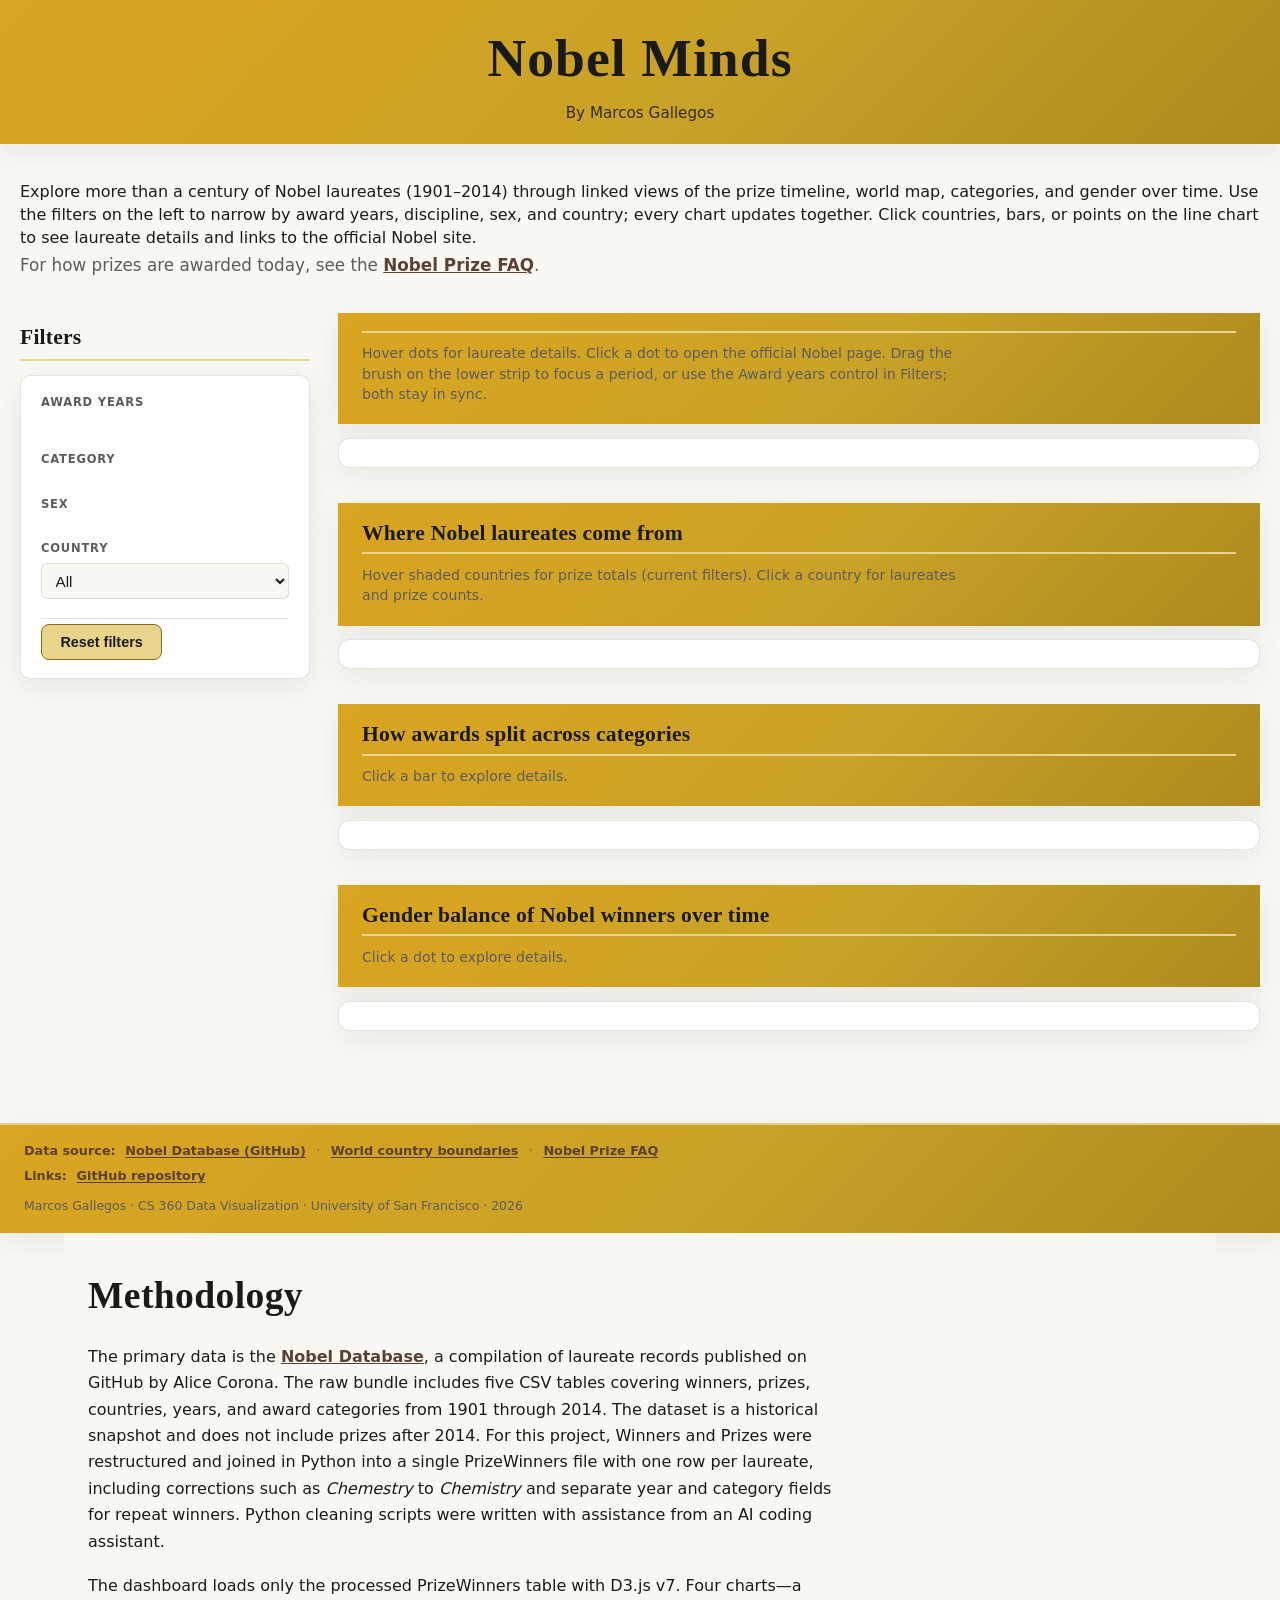
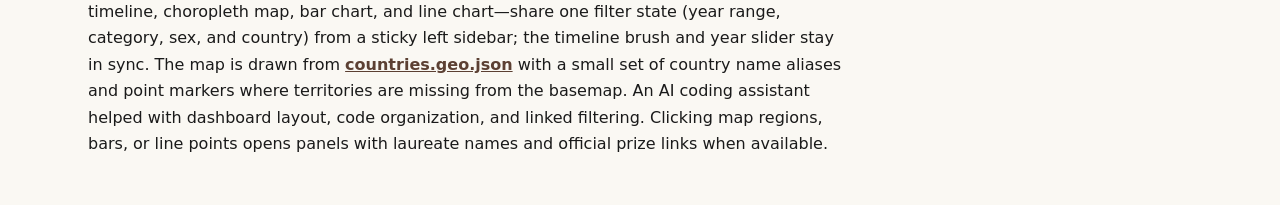
<file: index.html>
<!doctype html>
<html lang="en">

<head>
  <meta charset="UTF-8" />
  <meta name="viewport" content="width=device-width, initial-scale=1" />
  <title>Nobel Minds</title>
  <script src="https://d3js.org/d3.v7.min.js"></script>
  <link rel="stylesheet" href="css/main.css" />
</head>

<body>
  <header>
    <h1>Nobel Minds</h1>
    <p class="byline">By Marcos Gallegos</p>
  </header>
  <main>
    <section class="intro-welcome" aria-label="About this project">
      <p class="intro-lead">
        Explore more than a century of Nobel laureates (1901–2014) through linked views of the prize timeline, world
        map, categories, and gender over time. Use the filters on the left to narrow by award years, discipline, sex,
        and country; every chart updates together. Click countries, bars, or points on the line chart to see laureate
        details and links to the official Nobel site.
      </p>
      <p class="intro-resource">
        For how prizes are awarded today, see the
        <a href="https://www.nobelprize.org/frequently-asked-questions/">Nobel Prize FAQ</a>.
      </p>
    </section>
    <div class="dashboard-layout">
      <aside class="filters-sidebar">
        <section aria-labelledby="filters-heading">
          <h2 id="filters-heading">Filters</h2>
          <form id="global-filters">
            <div class="filter-field filter-field-year-range">
              <div id="year-range-label" class="filter-bubbles-legend">Award years</div>
              <div id="year-range-readout" class="year-range-readout" aria-live="polite"></div>
              <div id="year-range-slider" class="year-range-slider" role="group" aria-labelledby="year-range-label">
              </div>
            </div>
            <div class="filter-field filter-field-bubbles" role="group" aria-labelledby="category-bubbles-label">
              <div id="category-bubbles-label" class="filter-bubbles-legend">Category</div>
              <div id="category-bubbles" class="filter-bubbles"></div>
            </div>
            <div class="filter-field filter-field-bubbles" role="group" aria-labelledby="sex-bubbles-label">
              <div id="sex-bubbles-label" class="filter-bubbles-legend">Sex</div>
              <div id="sex-bubbles" class="filter-bubbles"></div>
            </div>
            <div class="filter-field">
              <label for="country-filter">Country</label>
              <select id="country-filter" name="country">
                <option value="All">All</option>
              </select>
            </div>
            <div class="filter-actions">
              <button type="button" id="reset-filters">Reset filters</button>
            </div>
          </form>
        </section>
      </aside>
      <div class="charts-column">
        <section aria-labelledby="timeline-chart-heading">
          <header class="chart-section-header">
            <h2 id="timeline-chart-heading" aria-live="polite"></h2>
            <p class="chart-helper">Hover dots for laureate details. Click a dot to open the official Nobel page. Drag
              the
              brush on the lower strip to focus a period, or use the Award years control in Filters; both stay in sync.
            </p>
          </header>
          <div id="timeline-chart" class="chart-wrap" role="img" aria-label="Timeline"></div>
          <div id="timeline-tooltip" class="tooltip chart-tooltip"></div>
          <div id="timeline-brush-tooltip" class="tooltip chart-tooltip"></div>
          <div id="timeline-ww2-tooltip" class="tooltip chart-tooltip" role="tooltip"></div>
        </section>
        <section aria-labelledby="map-chart-heading">
          <header class="chart-section-header">
            <h2 id="map-chart-heading">Where Nobel laureates come from</h2>
            <p class="chart-helper">Hover shaded countries for prize totals (current filters). Click a country for
              laureates and prize counts.</p>
          </header>
          <div id="map-chart" class="chart-wrap" role="img" aria-label="Map"></div>
          <div id="map-tooltip" class="tooltip chart-tooltip"></div>
          <aside id="map-country-detail" class="map-country-panel" hidden aria-live="polite">
            <div class="map-detail-header">
              <h3 class="map-detail-title" id="map-detail-title"></h3>
              <button type="button" class="map-detail-close" id="map-detail-close"
                aria-label="Close country details">Close</button>
            </div>
            <p class="map-detail-summary" id="map-detail-summary"></p>
            <ul class="map-detail-list" id="map-detail-list" hidden></ul>
            <p class="map-detail-empty" id="map-detail-empty" hidden></p>
          </aside>
        </section>
        <section aria-labelledby="bar-chart-heading">
          <header class="chart-section-header">
            <h2 id="bar-chart-heading">How awards split across categories</h2>
            <p class="chart-helper">Click a bar to explore details.</p>
          </header>
          <div id="chart" class="chart-wrap" role="img" aria-label="Bar chart"></div>
          <div id="tooltip" class="tooltip chart-tooltip"></div>
          <aside id="bar-category-detail" class="map-country-panel chart-detail-panel" hidden aria-live="polite">
            <div class="map-detail-header">
              <h3 class="map-detail-title" id="bar-detail-title"></h3>
              <button type="button" class="map-detail-close" id="bar-detail-close"
                aria-label="Close category details">Close</button>
            </div>
            <p class="map-detail-summary" id="bar-detail-summary"></p>
            <ul class="map-detail-list" id="bar-detail-list" hidden></ul>
            <p class="map-detail-empty" id="bar-detail-empty" hidden></p>
          </aside>
        </section>
        <section aria-labelledby="line-chart-heading">
          <header class="chart-section-header">
            <h2 id="line-chart-heading">Gender balance of Nobel winners over time</h2>
            <p class="chart-helper">Click a dot to explore details.</p>
          </header>
          <div id="line-chart" class="chart-wrap" role="img" aria-label="Line chart"></div>
          <div id="line-tooltip" class="tooltip chart-tooltip"></div>
          <aside id="line-year-detail" class="map-country-panel chart-detail-panel" hidden aria-live="polite">
            <div class="map-detail-header">
              <h3 class="map-detail-title" id="line-detail-title"></h3>
              <button type="button" class="map-detail-close" id="line-detail-close"
                aria-label="Close year details">Close</button>
            </div>
            <p class="map-detail-summary" id="line-detail-summary"></p>
            <ul class="map-detail-list" id="line-detail-list" hidden></ul>
            <p class="map-detail-empty" id="line-detail-empty" hidden></p>
          </aside>
        </section>
      </div>
    </div>
  </main>

  <footer class="site-footer">
    <div class="site-meta-bar">
      <p class="site-meta-line">
        <span class="site-meta-label">Data source:</span>
        <a href="https://github.com/ali-ce/datasets/tree/master/Nobel-Database">Nobel Database (GitHub)</a>
        <span class="site-meta-sep" aria-hidden="true">·</span>
        <a href="https://github.com/johan/world.geo.json/blob/master/countries.geo.json">World country boundaries</a>
        <span class="site-meta-sep" aria-hidden="true">·</span>
        <a href="https://www.nobelprize.org/frequently-asked-questions/">Nobel Prize FAQ</a>
      </p>
      <p class="site-meta-line">
        <span class="site-meta-label">Links:</span>
        <a href="https://github.com/Marcosg1/Nobel_Minds">GitHub repository</a>
      </p>
      <p class="site-meta-credit">Marcos Gallegos · CS 360 Data Visualization · University of San Francisco · 2026</p>
    </div>
    <section class="methodology" aria-labelledby="methodology-heading">
      <h2 id="methodology-heading">Methodology</h2>
      <p>
        The primary data is the
        <a href="https://github.com/ali-ce/datasets/tree/master/Nobel-Database">Nobel Database</a>,
        a compilation of laureate records published on GitHub by Alice Corona. The raw bundle includes five CSV tables
        covering winners, prizes, countries, years, and award categories from 1901 through 2014. The dataset is a
        historical snapshot and does not include prizes after 2014. For this project,
        Winners and Prizes were restructured and joined in Python into a single PrizeWinners file with one row per
        laureate, including corrections such as <em>Chemestry</em> to <em>Chemistry</em> and separate year and category
        fields for repeat winners. Python cleaning scripts were written with assistance from an AI coding assistant.
      </p>
      <p>
        The dashboard loads only the processed PrizeWinners table with D3.js v7. Four charts—a timeline, choropleth
        map, bar chart, and line chart—share one filter state (year range, category, sex, and country) from a sticky
        left sidebar; the timeline brush and year slider stay in sync. The map is drawn from
        <a href="https://github.com/johan/world.geo.json/blob/master/countries.geo.json">countries.geo.json</a>
        with a small set of country name aliases and point markers where territories are missing from the basemap. An
        AI coding assistant helped with dashboard layout, code organization, and linked filtering. Clicking map regions,
        bars, or line points opens panels with laureate names and official prize links when available.
      </p>
    </section>
  </footer>

  <script>
    // ---------------- Shared data and filters ----------------
    let winnersData = [];
    const DEFAULT_YEAR_MIN = 1901;
    const DEFAULT_YEAR_MAX = 1916;
    const filters = {
      yearMin: DEFAULT_YEAR_MIN,
      yearMax: DEFAULT_YEAR_MAX,
      categoryAll: true,
      categorySelected: new Set(),
      sexAll: true,
      sexSelected: new Set(),
      country: "All"
    };

    // ---------------- Timeline and year-range brush for the sidebar ----------------
    const TIMELINE_WW2_BAND_START = 1940;
    const TIMELINE_WW2_BAND_END = 1942;
    let timelineChart, timelineContextChart, timelineScaleX, timelineScaleXContext;
    let timelineBrush, timelineBrushG;
    let timelineWidth, timelineFocusHeight, timelineContextHeight, timelineSectionGap;
    let timelineHeight, timelineCenterY, timelineAxisX, timelineAxisXContext;
    let yearSliderExtent = [1901, 1916];
    let yearRangeScale = null;
    let yearRangeBrush = null;
    let yearRangeBrushG = null;
    let yearRangeInnerWidth = 0;
    let yearRangeBrushProgrammatic = false;


    // ---------------- Map chart ----------------
    const MAP_COLORS = ["#ffffd4", "#fed98e", "#fe9929", "#d95f0e", "#993404"];
    let mapSvg, mapPath, mapProjection, mapLegendGroup, mapFeatures = [];
    let mapLogScale, mapNameAliases, mapPointCountries, mapPrizeMap = new Map();
    let mapLaureatesByCountryCache = new Map();
    let mapSelectedCountryKey = null;
    let mapSelectedDisplayName = "";
    let mapDetailPanelInitialized = false;
    let mapLoaded = false;

    // ---------------- Bar chart  ----------------
    const BAR_CATEGORY_PALETTE = ["#2c1810", "#5c4033", "#6b5344", "#8b6914", "#9a6b2f", "#b8860b", "#c9a227", "#daa520", "#a67c00", "#4a3728"];
    let barCategoryColors = d3.scaleOrdinal(BAR_CATEGORY_PALETTE);
    let barChart, barScaleX, barScaleY, barHeight, barWidth, barAxisX, barAxisY, barYGrid;
    let barSelectedCategory = null;

    // ---------------- Line chart ----------------
    let lineChart, lineScaleX, lineScaleY, lineWidth, lineHeight, lineAxisX, lineAxisY;
    let lineSelectedYear = null;
    let lineSelectedGender = null;

    // ---------------- Shared: filter and row helper functions ----------------
    // ignores year bounds for the timeline context strip (to allow year-range brush to work)
    function applyFiltersWithoutYear(rows, currentFilters) {
      return applyFilters(rows, {
        ...currentFilters,
        yearMin: null,
        yearMax: null
      });
    }

    // checks if this prize year lies in [yearMin, yearMax] with open ends when either bound is null
    function prizeYearMatchesBounds(year, yearMin, yearMax) {
      if (!Number.isFinite(year)) {
        return false;
      }
      if (yearMin !== null && year < yearMin) {
        return false;
      }
      if (yearMax !== null && year > yearMax) {
        return false;
      }
      return true;
    }

    // checks if any of this row's award years fall in the active year filter (uses global filters)
    function rowHasPrizeYearInBounds(rowYears, yearMin, yearMax) {
      if (yearMin === null && yearMax === null) {
        return true;
      }
      return rowYears.some((y) => prizeYearMatchesBounds(y, yearMin, yearMax));
    }

    // creates a deduplicated list of countries represented for Nobel Prize (comma-separated)
    function splitRepresentedCountries(raw) {
      if (!raw || !String(raw).trim()) {
        return ["Unknown"];
      }
      const seenCountries = new Set();
      const uniqueCountries = [];
      for (const part of String(raw).split(",")) {
        const country = part.trim();
        if (country && !seenCountries.has(country)) {
          seenCountries.add(country);
          uniqueCountries.push(country);
        }
      }
      return uniqueCountries;
    }

    // counts how many of this row's award years fall in the active year filter (uses global filters)
    function countPrizeYearsInCurrentFilter(row) {
      const awardYears = row.years && row.years.length ? row.years : (row.year != null ? [row.year] : []);
      const fin = awardYears.filter((y) => Number.isFinite(y));
      if (filters.yearMin === null && filters.yearMax === null) {
        return fin.length;
      }
      return fin.filter((y) => prizeYearMatchesBounds(y, filters.yearMin, filters.yearMax)).length;
    }

    // applies the filters to the data
    function applyFilters(rows, currentFilters) {
      return rows.filter((row) => {
        const rowYears = row.years.length ? row.years : [row.year];
        const matchesYear = rowHasPrizeYearInBounds(rowYears, currentFilters.yearMin, currentFilters.yearMax);
        const matchesCategory =
          currentFilters.categoryAll ||
          row.categories.some((c) => currentFilters.categorySelected.has(c));
        const matchesSex =
          currentFilters.sexAll ||
          (row.gender && currentFilters.sexSelected.has(row.gender));
        const matchesCountry = currentFilters.country === "All" || row.country === currentFilters.country;

        return (
          matchesYear &&
          matchesCategory &&
          matchesSex &&
          matchesCountry
        );
      });
    }

    // splits pipe seperated values for the award motivation, description, and link on official website (won multiple times)
    function splitPipeValues(value) {
      return (value || "")
        .split("|")
        .map((part) => part.trim())
        .filter(Boolean);
    }

    // creates a map of laureate names to their links on the official website
    function laureateNameLinksFromRows(rows) {
      const nameLinksMap = new Map();
      for (const row of rows) {
        const name = (row.Winner || "").trim();
        if (!name) {
          continue;
        }
        const url = (splitPipeValues(row["Link on official website"] || "")[0] || "").trim();
        const prev = nameLinksMap.get(name);
        nameLinksMap.set(name, { link: (prev && prev.link) || url || "" });
      }
      return nameLinksMap;
    }

    // renders the name link detail panel for the bar and line charts
    function renderNameLinkDetailPanel({
      panelId,
      titleId,
      summaryId,
      listId,
      emptyId,
      title,
      summary,
      nameLinkMap
    }) {
      const titleElement = document.getElementById(titleId);
      const summaryElement = document.getElementById(summaryId);
      const listElement = document.getElementById(listId);
      const emptyElement = document.getElementById(emptyId);
      const panel = document.getElementById(panelId);
      if (!titleElement || !summaryElement || !listElement || !emptyElement || !panel) {
        return;
      }
      titleElement.textContent = title;
      summaryElement.textContent = summary;
      const names = [...nameLinkMap.keys()].sort((a, b) => a.localeCompare(b));
      if (!names.length) {
        listElement.hidden = true;
        listElement.innerHTML = "";
        emptyElement.hidden = false;
        emptyElement.textContent = "No laureates to list.";
        panel.hidden = false;
        return;
      }
      const fragment = document.createDocumentFragment();
      for (const name of names) {
        const info = nameLinkMap.get(name);
        const url = info && info.link ? String(info.link).trim() : "";
        const li = document.createElement("li");
        if (url) {
          const a = document.createElement("a");
          a.href = url;
          a.textContent = name;
          a.target = "_blank";
          a.rel = "noopener noreferrer";
          li.appendChild(a);
        } else {
          li.textContent = name;
        }
        fragment.appendChild(li);
      }
      listElement.innerHTML = "";
      listElement.appendChild(fragment);
      listElement.hidden = false;
      emptyElement.hidden = true;
      panel.hidden = false;
    }

    // finds the min/max award years present in a row set (for the year range slider when year filters are open-ended)
    function getDataYearExtent(rows) {
      let minY = Infinity;
      let maxY = -Infinity;
      for (const row of rows) {
        const awardYears = row.years && row.years.length ? row.years : [row.year];
        for (const y of awardYears) {
          if (Number.isFinite(y)) {
            minY = Math.min(minY, y);
            maxY = Math.max(maxY, y);
          }
        }
      }
      if (!Number.isFinite(minY)) {
        return [DEFAULT_YEAR_MIN, DEFAULT_YEAR_MAX];
      }
      return [minY, maxY];
    }

    // creates a key for a timeline dot
    function timelineDatumKey(d) {
      return `${d.Winner}-${d.Year}-${d.Category}-${d.OfficialLink}`;
    }

    // random jitter for the timeline dots
    function assignTimelineJitter(rows, chartHeight, options = {}) {
      const {
        xProp = "jitterX",
        yProp = "jitterY",
        padding = 20,
        maxJitterX = 24,
        centerY = chartHeight / 2,
        xScale = null,
        horizontalPadding = 6,
        minSep = 11,
        separationIterations = 18
      } = options;

      // gets the minimum and maximum y values for the timeline dots and calculates the y band and y span
      const minY = padding;
      const maxY = Math.max(minY, chartHeight - padding);
      const yBand = Math.max(0, (maxY - minY) / 2);
      const rawYSpan = (chartHeight - 2 * padding) * 0.42;
      const ySpan = Math.max(2, Math.min(Math.max(2, yBand - 0.5), rawYSpan));
      const clampY = (y) => Math.max(minY, Math.min(maxY, y));

      // gets the minimum and maximum x values for the timeline dots and calculates the plot min and plot max
      const xRange = xScale ? xScale.range() : [0, 0];
      const plotMinX = xScale ? Math.min(...xRange) + horizontalPadding : -Infinity;
      const plotMaxX = xScale ? Math.max(...xRange) - horizontalPadding : Infinity;
      const clampPlotX = (x) => Math.max(plotMinX, Math.min(plotMaxX, x));

      // gets the maximum horizontal jitter for the timeline dots
      let maxHorizJitter = maxJitterX;
      if (xScale && rows.length > 1) {
        const years = Array.from(new Set(rows.map((d) => d.Year)))
          .filter((y) => Number.isFinite(y))
          .sort(d3.ascending);
        const minYearPixelGap =
          years.length > 1
            ? d3.min(years.slice(1), (year, index) => Math.abs(xScale(year) - xScale(years[index])))
            : Infinity;
        if (Number.isFinite(minYearPixelGap)) {
          maxHorizJitter = Math.min(maxJitterX, Math.max(3, minYearPixelGap * 0.48));
        }
      }

      // creates an array of points for the timeline dots
      const pts = [];
      for (const d of rows) {
        const baseX = xScale ? xScale(d.Year) : 0;
        const dx = rows.length > 1 ? (Math.random() * 2 - 1) * maxHorizJitter : 0;
        const x = clampPlotX(baseX + dx);
        const y = clampY(centerY + (Math.random() * 2 - 1) * ySpan);
        pts.push({ d, baseX, x, y });
      }

      // if there are less than 2 points, assign the x and y values to the points
      if (pts.length < 2) {
        for (const p of pts) {
          p.d[xProp] = p.x - p.baseX;
          p.d[yProp] = p.y;
        }
        return;
      }

      // calculates the minimum separation squared and the samples per round
      const minSepSq = minSep * minSep;
      const samplesPerRound = Math.max(40, Math.floor(pts.length * 14));

      // iterates over the separation iterations and samples per round to assign the jitter to the points
      for (let iter = 0; iter < separationIterations; iter++) {
        for (let s = 0; s < samplesPerRound; s++) {
          let i = Math.floor(Math.random() * pts.length);
          let j = Math.floor(Math.random() * pts.length);
          if (j === i) {
            j = (j + 1) % pts.length;
          }
          const pi = pts[i];
          const pj = pts[j];
          let dx = pj.x - pi.x;
          let dy = pj.y - pi.y;
          const distSq = dx * dx + dy * dy;
          if (distSq >= minSepSq) {
            continue;
          }
          let dist = Math.sqrt(distSq);
          let ux;
          let uy;
          if (dist < 1e-6) {
            const ang = Math.random() * Math.PI * 2;
            ux = Math.cos(ang);
            uy = Math.sin(ang);
            dist = 0;
          } else {
            ux = dx / dist;
            uy = dy / dist;
          }
          const push = (minSep - dist) / 2;
          pi.x = clampPlotX(pi.x - ux * push);
          pi.y = clampY(pi.y - uy * push);
          pj.x = clampPlotX(pj.x + ux * push);
          pj.y = clampY(pj.y + uy * push);
        }
      }

      for (const p of pts) {
        p.d[xProp] = p.x - p.baseX;
        p.d[yProp] = p.y;
      }
    }

    // redraws the elements of the timeline chart when the brush changes
    function redrawTimelineFocusElements() {
      const focusRows = timelineChart.selectAll(".timeline-dot").data();
      assignTimelineJitter(focusRows, timelineHeight, {
        // assigns the jitter to the timeline dots
        xProp: "jitterX",
        yProp: "jitterY",
        padding: 20,
        maxJitterX: 34,
        centerY: timelineCenterY,
        xScale: timelineScaleX,
        horizontalPadding: 6,
        minSep: 11,
        separationIterations: 22
      });

      const focusTickValues = timelineYearTickValues(timelineScaleX.domain(), 8);
      timelineAxisX.call(
        d3.axisBottom(timelineScaleX)
          .tickValues(focusTickValues)
          .tickFormat(d3.format("d"))
      );
      timelineChart.selectAll(".timeline-connector")
        .attr("x1", (d) => timelineScaleX(d.Year))
        .attr("x2", (d) => timelineScaleX(d.Year) + (d.jitterX || 0))
        .attr("y2", (d) => d.jitterY);
      timelineChart.selectAll(".timeline-dot")
        .attr("cx", (d) => timelineScaleX(d.Year) + (d.jitterX || 0))
        .attr("cy", (d) => d.jitterY);
      updateTimelineWw2Band();
    }

    // applies the brush selection to the timeline chart
    function timelineApplyBrushSelection(selection) {
      if (!selection) {
        return;
      }
      let d0 = timelineScaleXContext.invert(selection[0]);
      let d1 = timelineScaleXContext.invert(selection[1]);
      if (d0 > d1) {
        [d0, d1] = [d1, d0];
      }
      timelineScaleX.domain([d0, d1]);
      redrawTimelineFocusElements();
    }

    // clears the year filters and inputs from the timeline chart
    function timelineClearYearFiltersAndInputs() {
      filters.yearMin = null;
      filters.yearMax = null;
      syncYearRangeSliderFromFilters();
    }

    // syncs the year filters and inputs from the brush selection to the timeline chart
    function timelineSyncFiltersFromBrushSelection(selection) {
      let d0 = timelineScaleXContext.invert(selection[0]);
      let d1 = timelineScaleXContext.invert(selection[1]);
      if (d0 > d1) {
        [d0, d1] = [d1, d0];
      }
      const yMin = Math.round(d0);
      const yMax = Math.round(d1);
      filters.yearMin = yMin;
      filters.yearMax = yMax;
      syncYearRangeSliderFromFilters();
      refresh();
    }

    // updates the focus of the timeline chart during drag
    function timelineBrushMoved(event) {
      if (event.selection) {
        timelineApplyBrushSelection(event.selection);
      }
      if (!event.sourceEvent) {
        return;
      }
      if (!event.selection) {
        timelineClearYearFiltersAndInputs();
        refresh();
        return;
      }
      timelineSyncFiltersFromBrushSelection(event.selection);
    }

    // clears the brush only when the end event fires with null 
    function timelineBrushCommitted(event) {
      if (!event.sourceEvent) {
        return;
      }
      if (!event.selection) {
        timelineClearYearFiltersAndInputs();
        refresh();
      }
    }

    // gets the years from the brush selection for the tooltip
    function timelineYearsFromBrushRect() {
      const rect = timelineBrushG.select(".selection").node();
      if (!rect) {
        return null;
      }
      const x = +rect.getAttribute("x");
      const w = +rect.getAttribute("width");
      if (!Number.isFinite(x) || !Number.isFinite(w) || w <= 0) {
        return null;
      }
      let d0 = timelineScaleXContext.invert(x);
      let d1 = timelineScaleXContext.invert(x + w);
      if (d0 > d1) {
        [d0, d1] = [d1, d0];
      }
      return [Math.round(d0), Math.round(d1)];
    }

    // checks if the pointer is over the brush selection for the tooltip
    function timelinePointerOverBrushSelection(event) {
      const rect = timelineBrushG.select(".selection").node();
      if (!rect) {
        return false;
      }
      const w = +rect.getAttribute("width");
      if (!Number.isFinite(w) || w <= 0) {
        return false;
      }
      if (event.target.classList && event.target.classList.contains("handle")) {
        return true;
      }
      const bbox = rect.getBoundingClientRect();
      const { clientX, clientY } = event;
      return (
        clientX >= bbox.left &&
        clientX <= bbox.right &&
        clientY >= bbox.top &&
        clientY <= bbox.bottom
      );
    }

    // binds the tooltip to the brush selection for the timeline chart
    function timelineBindBrushRangeTooltip() {
      const brushTip = d3.select("#timeline-brush-tooltip");
      timelineBrushG
        .on("mousemove.brushRangeTip", function (event) {
          if (!timelinePointerOverBrushSelection(event)) {
            brushTip.style("opacity", 0);
            return;
          }
          const years = timelineYearsFromBrushRect();
          if (!years) {
            brushTip.style("opacity", 0);
            return;
          }
          brushTip
            .html(`${years[0]} – ${years[1]}`)
            .style("opacity", 1)
            .style("left", `${event.pageX + 10}px`)
            .style("top", `${event.pageY - 20}px`);
        })
        .on("mouseleave.brushRangeTip", function () {
          brushTip.style("opacity", 0);
        });
    }

    // determines the pixels for the brush selection for the timeline chart
    function timelineBrushPixelsForFilters(fullDomain) {
      const yLo = fullDomain[0];
      const yHi = fullDomain[1];
      let x0 = 0;
      let x1 = timelineWidth;
      if (filters.yearMin != null) {
        const y = Math.min(yHi, Math.max(yLo, filters.yearMin));
        x0 = timelineScaleXContext(y);
      }
      if (filters.yearMax != null) {
        const y = Math.min(yHi, Math.max(yLo, filters.yearMax));
        x1 = timelineScaleXContext(y);
      }
      x0 = Math.max(0, Math.min(timelineWidth, x0));
      x1 = Math.max(0, Math.min(timelineWidth, x1));
      if (x0 > x1) {
        [x0, x1] = [x1, x0];
      }
      return [x0, x1];
    }

    // updates the world war 2 red rectangle band for the timeline chart
    function updateTimelineWw2Band() {
      const band = timelineChart.select(".timeline-ww2-band");
      if (band.empty()) {
        return;
      }
      const xStart = timelineScaleX(TIMELINE_WW2_BAND_START);
      const xEnd = timelineScaleX(TIMELINE_WW2_BAND_END);
      const left = Math.min(xStart, xEnd);
      const rawWidth = Math.abs(xEnd - xStart);
      const clampedLeft = Math.max(0, Math.min(timelineWidth, left));
      const clampedRight = Math.max(0, Math.min(timelineWidth, left + rawWidth));
      const width = clampedRight - clampedLeft;
      const visible = width >= 1;
      band
        .attr("x", clampedLeft)
        .attr("width", Math.max(0, width))
        .style("opacity", visible ? 1 : 0)
        .style("pointer-events", visible ? "all" : "none");
    }

    // gets the tick values for the timeline chart axis
    function timelineYearTickValues(domain, maxTicks = 8) {
      const minYear = Math.ceil(Math.min(domain[0], domain[1]));
      const maxYear = Math.floor(Math.max(domain[0], domain[1]));
      if (!Number.isFinite(minYear) || !Number.isFinite(maxYear)) {
        return [];
      }
      if (maxYear < minYear) {
        return [Math.round((domain[0] + domain[1]) / 2)];
      }
      const span = maxYear - minYear;
      const step = Math.max(1, Math.ceil((span + 1) / maxTicks));
      const ticks = [];
      for (let year = minYear; year <= maxYear; year += step) {
        ticks.push(year);
      }
      if (ticks[ticks.length - 1] !== maxYear) {
        ticks.push(maxYear);
      }
      return ticks;
    }

    // initializes the timeline chart with the dimensions and the svg
    function initializeTimelineChart() {
      // gets dimensions for the timeline chart
      const wrap = document.getElementById("timeline-chart");
      const measured = wrap && wrap.clientWidth > 0 ? wrap.clientWidth : 0;
      const svgWidth = measured > 48 ? Math.max(480, Math.floor(measured) - 18) : 920;
      const margin = { top: 26, right: 26, bottom: 48, left: 56 };

      // sets the dimensions for the timeline chart
      timelineFocusHeight = 335;
      timelineContextHeight = 48;
      timelineSectionGap = 15;
      timelineWidth = svgWidth - margin.left - margin.right;
      timelineHeight = timelineFocusHeight;
      timelineCenterY = timelineFocusHeight / 2;

      const innerBottom = margin.top + timelineFocusHeight + timelineSectionGap + timelineContextHeight;
      const svgHeight = innerBottom + margin.bottom;

      // creates the svg for the timeline chart
      const svg = d3.select("#timeline-chart")
        .append("svg")
        .attr("class", "chart-svg")
        .attr("width", svgWidth)
        .attr("height", svgHeight);

      const timelineInner = svg.append("g")
        .attr("transform", `translate(${margin.left},${margin.top})`);

      timelineChart = timelineInner.append("g").attr("class", "timeline-focus");

      timelineChart.append("rect")
        .attr("class", "chart-plot-bg")
        .attr("width", timelineWidth)
        .attr("height", timelineFocusHeight)
        .attr("opacity", 0.85);

      const ww2BandTip = d3.select("#timeline-ww2-tooltip");
      const ww2BandTipHtml = `
        <div><strong>1940–1942: no Nobel Prizes</strong></div>
        <div>During World War II the Nobel Foundation paused the awards; prize money stayed with the foundation until the prizes resumed.</div>
      `;
      // creates the world war 2 red rectangle band for the timeline chart
      timelineChart.append("rect")
        .attr("class", "timeline-ww2-band")
        .attr("y", 0)
        .attr("height", timelineFocusHeight)
        .attr("rx", 2)
        .attr("fill", "rgba(180, 45, 45, 0.16)")
        .attr("stroke", "rgba(140, 30, 30, 0.4)")
        .attr("stroke-width", 1)
        .on("mouseenter", function () {
          ww2BandTip.html(ww2BandTipHtml).style("opacity", 1);
        })
        .on("mousemove", function (event) {
          ww2BandTip
            .style("left", `${event.pageX + 10}px`)
            .style("top", `${event.pageY - 20}px`);
        })
        .on("mouseleave", function () {
          ww2BandTip.style("opacity", 0);
        });

      // creates the context chart for the timeline chart
      timelineContextChart = timelineInner.append("g")
        .attr("class", "timeline-context")
        .attr("transform", `translate(0, ${timelineFocusHeight + timelineSectionGap})`);

      // creates the background for the context chart
      timelineContextChart.append("rect")
        .attr("class", "timeline-context-bg")
        .attr("width", timelineWidth)
        .attr("height", timelineContextHeight)
        .attr("rx", 4)
        .attr("fill", "var(--chart-plot-fill)")
        .attr("stroke", "var(--nobel-border)")
        .attr("stroke-width", 1);

      // creates the scales for the timeline chart
      timelineScaleX = d3.scaleLinear().range([0, timelineWidth]);
      timelineScaleXContext = d3.scaleLinear().range([0, timelineWidth]);

      // creates the axis for the timeline chart
      timelineAxisX = timelineChart.append("g")
        .attr("transform", `translate(0,${timelineCenterY})`);

      // creates the axis for the context chart
      timelineAxisXContext = timelineContextChart.append("g")
        .attr("transform", `translate(0,${timelineContextHeight})`);

      // creates the line for the timeline chart
      timelineChart.append("line")
        .attr("class", "timeline-axis-line")
        .attr("x1", 0)
        .attr("x2", timelineWidth)
        .attr("y1", timelineCenterY)
        .attr("y2", timelineCenterY);

      // creates the line for the context chart
      timelineContextChart.append("line")
        .attr("x1", 0)
        .attr("x2", timelineWidth)
        .attr("y1", timelineContextHeight / 2)
        .attr("y2", timelineContextHeight / 2)
        .attr("class", "timeline-context-baseline");

      // creates the brush for the timeline chart
      timelineBrush = d3.brushX()
        .extent([[0, 0], [timelineWidth, timelineContextHeight]])
        .on("brush", timelineBrushMoved)
        .on("end", timelineBrushCommitted);

      // creates the brush group for the timeline chart
      timelineBrushG = timelineContextChart.append("g")
        .attr("class", "timeline-brush")
        .call(timelineBrush);

      timelineBindBrushRangeTooltip();
    }

    // updates the timeline chart with the updated rows and context rows
    function updateTimeline(updatedRows, contextRows) {
      const timelineTooltip = d3.select("#timeline-tooltip");

      // converts the rows to winner year rows
      const toWinnerYearRows = (rows, clipToYearBounds = false) =>
        rows.flatMap((row) => {
          const years = row.years.length ? row.years : [row.year];
          const categories = row.categories.length ? row.categories : [row.category];
          const motivations = splitPipeValues(row["Award Motivation"]);
          const descriptions = splitPipeValues(row.Description);
          const links = splitPipeValues(row["Link on official website"]);
          return years
            .map((year, index) => ({ year, index }))
            .filter(({ year }) => Number.isFinite(year))
            .filter(
              ({ year }) =>
                !clipToYearBounds ||
                prizeYearMatchesBounds(year, filters.yearMin, filters.yearMax)
            )
            .map(({ year, index }) => ({
              Winner: row.Winner || "Unknown",
              Year: year,
              Category: categories[index] || categories[0] || "Unknown",
              AwardMotivation: motivations[index] || motivations[0] || "",
              Description: descriptions[index] || descriptions[0] || (row.Description || "").trim(),
              OfficialLink: links[index] || links[0] || ""
            }));
        });

      // converts the updated rows to timeline data and context timeline data
      const timelineData = toWinnerYearRows(updatedRows, true);
      const contextTimelineData = toWinnerYearRows(contextRows, false);

      // gets the fallback year if there are no updated rows
      const fallbackYear = winnersData.length ? d3.min(winnersData, (d) => d.year) || 1901 : 1901;

      // gets the minimum and maximum y values for the context timeline data
      let y0;
      let y1;
      if (contextTimelineData.length) {
        [y0, y1] = d3.extent(contextTimelineData, (d) => d.Year);
      } else {
        y0 = fallbackYear;
        y1 = fallbackYear;
      }
      if (y1 - y0 < 1) {
        y0 -= 0.5;
        y1 += 0.5;
      }

      // gets the full domain for the timeline chart
      const fullDomain = [y0, y1];

      // gets the tick values for the context chart
      const contextTickValues = timelineYearTickValues(fullDomain, 8);

      // sets the domain for the context chart
      timelineScaleXContext.domain(fullDomain);

      // sets the domain for the timeline chart
      timelineScaleX.domain(fullDomain);
      timelineAxisXContext.call(
        d3.axisBottom(timelineScaleXContext)
          .tickValues(contextTickValues)
          .tickFormat(d3.format("d"))
      );

      // assigns the jitter to the timeline data
      assignTimelineJitter(timelineData, timelineHeight, {
        xProp: "jitterX",
        yProp: "jitterY",
        padding: 20,
        maxJitterX: 34,
        centerY: timelineCenterY,
        xScale: timelineScaleX,
        horizontalPadding: 6,
        minSep: 11,
        separationIterations: 22
      });

      // assigns the jitter to the context timeline data
      assignTimelineJitter(contextTimelineData, timelineContextHeight, {
        xProp: "contextJitterX",
        yProp: "contextJitterY",
        padding: 8,
        maxJitterX: 30,
        centerY: timelineContextHeight / 2,
        xScale: timelineScaleXContext,
        horizontalPadding: 2,
        minSep: 4,
        separationIterations: 14
      });

      // creates the dots for the context chart
      timelineContextChart.selectAll(".timeline-context-dot")
        .data(contextTimelineData, timelineDatumKey)
        .join(
          (enter) => enter
            .append("circle")
            .attr("class", "timeline-context-dot")
            .attr("r", 0.8)
            .style("opacity", 0.45)
            .style("pointer-events", "none"),
          (update) => update,
          (exit) => exit.remove()
        )
        .attr("cx", (d) => timelineScaleXContext(d.Year) + (d.contextJitterX || 0))
        .attr("cy", (d) => d.contextJitterY);

      // creates the connectors for the timeline chart
      timelineChart.selectAll(".timeline-connector")
        .data(timelineData, timelineDatumKey)
        .join(
          (enter) => enter
            .append("line")
            .attr("class", "timeline-connector")
            .attr("x1", (d) => timelineScaleX(d.Year))
            .attr("x2", (d) => timelineScaleX(d.Year) + (d.jitterX || 0))
            .attr("y1", timelineCenterY)
            .attr("y2", (d) => d.jitterY)
            .style("stroke", "rgba(139, 105, 20, 0.22)")
            .style("stroke-linecap", "round")
            .style("stroke-width", 1)
            .style("opacity", 0.55),
          (update) => update
            .attr("x1", (d) => timelineScaleX(d.Year))
            .attr("x2", (d) => timelineScaleX(d.Year) + (d.jitterX || 0))
            .attr("y2", (d) => d.jitterY),
          (exit) => exit.remove()
        );

      // creates the dots for the timeline chart
      timelineChart.selectAll(".timeline-dot")
        .data(timelineData, timelineDatumKey)
        .join(
          (enter) => enter
            .append("circle")
            .attr("class", "timeline-dot")
            .attr("cx", (d) => timelineScaleX(d.Year) + (d.jitterX || 0))
            .attr("cy", (d) => d.jitterY)
            .attr("r", 4),
          (update) => update
            .attr("cx", (d) => timelineScaleX(d.Year) + (d.jitterX || 0))
            .attr("cy", (d) => d.jitterY),
          (exit) => exit.remove()
        )
        .on("mouseover", function (event, d) {
          d3.select(this).attr("r", 5);
          const motivationText = d.AwardMotivation || d.Description || "Not available";
          timelineTooltip
            .html(`
              <div><strong>Winner:</strong> ${d.Winner}</div>
              <div><strong>Year:</strong> ${d.Year}</div>
              <div><strong>Category:</strong> ${d.Category}</div>
              <div><strong>Award Motivation:</strong> ${motivationText}</div>
            `)
            .style("opacity", 1);
        })
        .on("mousemove", function (event) {
          timelineTooltip
            .style("left", `${event.pageX + 10}px`)
            .style("top", `${event.pageY - 20}px`);
        })
        .on("mouseout", function () {
          d3.select(this).attr("r", 4);
          timelineTooltip.style("opacity", 0);
        })
        .on("click", function (event, d) {
          if (d.OfficialLink) {
            window.open(d.OfficialLink, "_blank", "noopener,noreferrer");
          }
        });

      redrawTimelineFocusElements();
      const brushPx = timelineBrushPixelsForFilters(fullDomain);
      timelineBrushG.call(timelineBrush.move, brushPx);
    }

    // updates the year range readout element to display the current year range
    function updateYearRangeReadout() {
      const el = document.getElementById("year-range-readout");
      if (!el) {
        return;
      }
      const [d0, d1] = yearSliderExtent;
      if (filters.yearMin == null && filters.yearMax == null) {
        el.textContent = `All years (${d0}–${d1})`;
      } else {
        el.textContent = `${filters.yearMin}–${filters.yearMax}`;
      }
    }

    // syncs the year range slider from the filters
    function syncYearRangeSliderFromFilters() {
      if (!yearRangeBrushG || !yearRangeScale || !yearRangeBrush) {
        updateYearRangeReadout();
        return;
      }
      yearRangeBrushProgrammatic = true;
      try {
        if (filters.yearMin == null && filters.yearMax == null) {
          yearRangeBrushG.call(yearRangeBrush.move, [0, yearRangeInnerWidth]);
        } else {
          const lo = Math.min(filters.yearMin, filters.yearMax);
          const hi = Math.max(filters.yearMin, filters.yearMax);
          const y0 = Math.max(yearSliderExtent[0], Math.min(yearSliderExtent[1], lo));
          const y1 = Math.max(yearSliderExtent[0], Math.min(yearSliderExtent[1], hi));
          yearRangeBrushG.call(yearRangeBrush.move, [yearRangeScale(y0), yearRangeScale(y1)]);
        }
      } finally {
        yearRangeBrushProgrammatic = false;
      }
      updateYearRangeReadout();
    }

    // applies the year range brush selection to the timeline chart
    function applyYearRangeBrushSelection(selection, opts) {
      const snap = opts.snap === true;
      const doRefresh = opts.doRefresh === true;
      const [dMin, dMax] = yearSliderExtent;
      if (!selection) {
        filters.yearMin = null;
        filters.yearMax = null;
        if (snap && yearRangeBrushG && yearRangeBrush) {
          yearRangeBrushProgrammatic = true;
          try {
            yearRangeBrushG.call(yearRangeBrush.move, [0, yearRangeInnerWidth]);
          } finally {
            yearRangeBrushProgrammatic = false;
          }
        }
        updateYearRangeReadout();
        if (doRefresh) {
          refresh();
        }
        return;
      }
      let [x0, x1] = selection;
      if (x0 > x1) {
        [x0, x1] = [x1, x0];
      }
      let y0 = Math.round(yearRangeScale.invert(x0));
      let y1 = Math.round(yearRangeScale.invert(x1));
      y0 = Math.max(dMin, Math.min(dMax, y0));
      y1 = Math.max(dMin, Math.min(dMax, y1));
      if (y0 > y1) {
        [y0, y1] = [y1, y0];
      }
      const atFullExtent = y0 <= dMin && y1 >= dMax;
      if (atFullExtent) {
        filters.yearMin = null;
        filters.yearMax = null;
      } else {
        filters.yearMin = y0;
        filters.yearMax = y1;
      }
      if (snap && yearRangeBrushG && yearRangeBrush) {
        yearRangeBrushProgrammatic = true;
        try {
          if (filters.yearMin == null) {
            yearRangeBrushG.call(yearRangeBrush.move, [0, yearRangeInnerWidth]);
          } else {
            let lo = yearRangeScale(filters.yearMin);
            let hi = yearRangeScale(filters.yearMax);
            if (hi - lo < 3) {
              const mid = (lo + hi) / 2;
              lo = Math.max(0, mid - 3);
              hi = Math.min(yearRangeInnerWidth, lo + 6);
              if (hi > yearRangeInnerWidth) {
                hi = yearRangeInnerWidth;
                lo = Math.max(0, hi - 6);
              }
            }
            yearRangeBrushG.call(yearRangeBrush.move, [Math.min(lo, hi), Math.max(lo, hi)]);
          }
        } finally {
          yearRangeBrushProgrammatic = false;
        }
      }
      updateYearRangeReadout();
      if (doRefresh) {
        refresh();
      }
    }

    // initializes the year range slider for the timeline chart
    function initializeYearRangeSlider() {
      const container = document.getElementById("year-range-slider");
      if (!container || container.querySelector("svg")) {
        return;
      }
      // gets data and dimensions for the year range slider
      yearSliderExtent = getDataYearExtent(winnersData);
      const margin = { top: 2, right: 2, bottom: 20, left: 2 };
      const innerH = 24;
      const width = Math.max(120, (container.clientWidth || 140));
      yearRangeInnerWidth = width - margin.left - margin.right;
      const innerW = yearRangeInnerWidth;
      const svgWidth = width;
      const svgHeight = margin.top + innerH + margin.bottom;
      const [dMin, dMax] = yearSliderExtent;

      // creates the scale for the year range slider
      yearRangeScale = d3.scaleLinear().domain([dMin, dMax]).range([0, innerW]);

      // creates the svg for the year range slider
      const svg = d3.select(container)
        .append("svg")
        .attr("class", "chart-svg year-range-svg")
        .attr("width", svgWidth)
        .attr("height", svgHeight)
        .attr("role", "img")
        .attr("aria-label", `Award year range from ${dMin} through ${dMax}`);

      const g = svg.append("g").attr("transform", `translate(${margin.left},${margin.top})`);

      // makes the track for the year range slider
      g.append("rect")
        .attr("class", "year-range-track")
        .attr("width", innerW)
        .attr("height", innerH)
        .attr("rx", 4);

      // makes the axis for the year range slider
      const axisG = g.append("g")
        .attr("transform", `translate(0, ${innerH})`);
      const tickCount = innerW < 160 ? 4 : 5;
      axisG.call(
        d3.axisBottom(yearRangeScale)
          .ticks(tickCount)
          .tickFormat(d3.format("d"))
      );
      axisG.selectAll("text").attr("font-size", "9px");
      axisG.selectAll(".domain, .tick line").attr("stroke", "var(--chart-axis)");

      // creates the brush for the year range slider
      yearRangeBrush = d3.brushX()
        .extent([[0, 0], [innerW, innerH]])
        .on("brush", function (event) {
          if (yearRangeBrushProgrammatic) {
            return;
          }
          if (!event.sourceEvent) {
            return;
          }
          if (!event.selection) {
            return;
          }
          applyYearRangeBrushSelection(event.selection, { snap: false, doRefresh: true });
        })
        .on("end", function (event) {
          if (yearRangeBrushProgrammatic) {
            return;
          }
          if (!event.sourceEvent) {
            return;
          }
          if (!event.selection) {
            yearRangeBrushProgrammatic = true;
            try {
              yearRangeBrushG.call(yearRangeBrush.move, [0, yearRangeInnerWidth]);
            } finally {
              yearRangeBrushProgrammatic = false;
            }
            filters.yearMin = null;
            filters.yearMax = null;
            updateYearRangeReadout();
            refresh();
            return;
          }
          applyYearRangeBrushSelection(event.selection, { snap: true, doRefresh: true });
        });

      // creates the brush group for the year range slider
      yearRangeBrushG = g.append("g").attr("class", "year-range-brush").call(yearRangeBrush);
      syncYearRangeSliderFromFilters();
    }

    // updates the text content of the chart section heading element to display the current year range
    function updateChartSectionHeadings() {
      const headingEl = document.getElementById("timeline-chart-heading");
      if (!headingEl || !winnersData.length) {
        return;
      }
      const [dMin, dMax] = getDataYearExtent(winnersData);
      const yMin = filters.yearMin != null ? filters.yearMin : dMin;
      const yMax = filters.yearMax != null ? filters.yearMax : dMax;
      headingEl.textContent = `Timeline of Nobel winners (${yMin}–${yMax})`;
    }

    // ----- Bar chart -----

    // filters the rows for a given category for the bar chart
    function rowsForBarCategory(updatedRows, category) {
      return updatedRows.filter((row) => {
        if (!row.categories || !row.categories.includes(category)) {
          return false;
        }
        if (filters.categoryAll) {
          return true;
        }
        return filters.categorySelected.has(category);
      });
    }

    // opens the bar category detail panel for the bar chart
    function openBarCategoryDetailPanel(category, updatedRows) {
      closeMapCountryDetailPanel();
      closeLineYearDetailPanel();
      barSelectedCategory = category;
      if (barChart) {
        barChart.selectAll(".chart-bar").classed("bar-selected", (d) => d.category === category);
      }
      renderBarCategoryDetailContent(category, updatedRows);
    }

    // closes the bar category detail panel for the bar chart
    function closeBarCategoryDetailPanel() {
      barSelectedCategory = null;
      if (barChart) {
        barChart.selectAll(".chart-bar").classed("bar-selected", false);
      }
      const panel = document.getElementById("bar-category-detail");
      const listElement = document.getElementById("bar-detail-list");
      const emptyElement = document.getElementById("bar-detail-empty");
      if (panel) {
        panel.hidden = true;
      }
      if (listElement) {
        listElement.hidden = true;
        listElement.innerHTML = "";
      }
      if (emptyElement) {
        emptyElement.hidden = true;
      }
    }

    // creates the content for the bar category detail panel for the bar chart
    function renderBarCategoryDetailContent(category, updatedRows) {
      const rows = rowsForBarCategory(updatedRows, category);
      const links = laureateNameLinksFromRows(rows);
      renderNameLinkDetailPanel({
        panelId: "bar-category-detail",
        titleId: "bar-detail-title",
        summaryId: "bar-detail-summary",
        listId: "bar-detail-list",
        emptyId: "bar-detail-empty",
        title: category,
        summary: `${d3.format("d")(rows.length)} laureate${rows.length === 1 ? "" : "s"} in this category.`,
        nameLinkMap: links
      });
    }

    // initializes the bar chart with the dimensions and the svg
    function initializeBarChart() {
      // gets the dimensions for the bar chart
      const svgWidth = 720;
      const svgHeight = 420;
      const margin = { top: 24, right: 28, bottom: 48, left: 128 };
      barWidth = svgWidth - margin.left - margin.right;
      barHeight = svgHeight - margin.top - margin.bottom;

      // creates the svg for the bar chart
      const svg = d3.select("#chart")
        .append("svg")
        .attr("class", "chart-svg")
        .attr("width", svgWidth)
        .attr("height", svgHeight);

      barChart = svg.append("g")
        .attr("transform", `translate(${margin.left},${margin.top})`);

      // creates the background for the bar chart
      barChart.append("rect")
        .attr("class", "chart-plot-bg")
        .attr("width", barWidth)
        .attr("height", barHeight);

      // creates the y grid for the bar chart
      barYGrid = barChart.append("g")
        .attr("class", "y-grid");

      // sets the scales for the x and y axes
      barScaleX = d3.scaleLinear()
        .range([0, barWidth]);
      barScaleY = d3.scaleBand()
        .range([0, barHeight])
        .padding(0.28);

      // makes the x and y axes
      barAxisX = barChart.append("g").attr("transform", `translate(0,${barHeight})`);
      barAxisY = barChart.append("g");

      barChart.append("text")
        .attr("class", "axis-title")
        .attr("x", barWidth / 2)
        .attr("y", barHeight + 40)
        .attr("text-anchor", "middle")
        .text("Prizes");
    }

    // updates the bar chart with the updated rows
    function updateBar(updatedRows) {
      const barTooltip = d3.select("#tooltip");
      // gets the data for the bar chart (category entries)
      const categoryEntries = filters.categoryAll
        ? updatedRows.flatMap((row) => row.categories)
        : updatedRows.flatMap((row) =>
          row.categories.filter((c) => filters.categorySelected.has(c))
        );
      const categoryMap = d3.rollup(
        categoryEntries,
        (values) => values.length,
        (category) => category
      );

      // gets the category data and sorts it by total
      const categoryData = Array.from(categoryMap, ([category, total]) => ({ category, total }))
        .sort((a, b) => d3.descending(a.total, b.total));

      if (barSelectedCategory && !categoryData.some((d) => d.category === barSelectedCategory)) {
        closeBarCategoryDetailPanel();
      }

      // gets the maximum total for the bar chart
      const maxTotal = categoryData.length ? d3.max(categoryData, (d) => d.total) || 0 : 0;
      const xTop = Math.max(Math.ceil(maxTotal), 1);

      // sets the domain for the x scale and y scale
      barScaleX.domain([0, xTop]);
      barScaleY.domain(categoryData.map((d) => d.category));

      // sets the domain for the bar category colors
      barCategoryColors.domain(categoryData.map((d) => d.category));

      // gets the maximum x ticks for the bar chart for the x axis
      const maxXTicks = 15;
      let xTickStep = 1;
      if (xTop > maxXTicks) {
        xTickStep = Math.ceil(xTop / maxXTicks);
      }
      const xTickValues = d3.range(0, xTop + 1, xTickStep);
      if (xTickValues[xTickValues.length - 1] !== xTop) {
        xTickValues.push(xTop);
      }

      // makes the x grid for the bar chart
      barYGrid.attr("transform", `translate(0,${barHeight})`)
        .call(
          d3.axisBottom(barScaleX)
            .tickValues(xTickValues)
            .tickSize(-barHeight)
            .tickFormat("")
        ).call((g) => g.select(".domain").remove());

      // makes the x axis for the bar chart
      barAxisX.call(
        d3.axisBottom(barScaleX)
          .tickValues(xTickValues)
          .tickFormat(d3.format("d"))
      )
        .selectAll("text")
        .style("text-anchor", "middle")
        .attr("dx", null)
        .attr("dy", "0.71em")
        .attr("transform", null);

      // makes the y axis for the bar chart
      barAxisY.call(d3.axisLeft(barScaleY));

      // updates and creates the bars for the bar chart
      const bars = barChart.selectAll(".chart-bar")
        .data(categoryData, (d) => d.category)
        .join(
          (enter) => enter
            .append("rect")
            .attr("class", "chart-bar")
            .attr("x", 0)
            .attr("y", (d) => barScaleY(d.category))
            .attr("width", (d) => barScaleX(d.total))
            .attr("height", barScaleY.bandwidth())
            .attr("fill", (d) => barCategoryColors(d.category)),
          (update) => update
            .attr("x", 0)
            .attr("y", (d) => barScaleY(d.category))
            .attr("width", (d) => barScaleX(d.total))
            .attr("height", barScaleY.bandwidth())
            .attr("fill", (d) => barCategoryColors(d.category)),
          (exit) => exit.remove()
        )
        .classed("bar-selected", (d) => d.category === barSelectedCategory)
        .on("mouseover", function (event, d) {
          barTooltip
            .html(
              `<strong>${d.category}</strong>: ${d.total}<br><span style="opacity:0.85;font-size:12px">Click for laureates</span>`
            )
            .style("opacity", 1);
        })
        .on("mousemove", function (event) {
          barTooltip
            .style("left", `${event.pageX + 12}px`)
            .style("top", `${event.pageY - 28}px`);
        })
        .on("mouseout", function () {
          barTooltip.style("opacity", 0);
        })
        .on("click", function (event, d) {
          event.stopPropagation();
          openBarCategoryDetailPanel(d.category, updatedRows);
        });

      if (barSelectedCategory) {
        renderBarCategoryDetailContent(barSelectedCategory, updatedRows);
      }
    }

    // ----- Line chart -----

    // checks if the year is included in the line chart filters
    function yearIncludedInLineChartFilters(year) {
      if (!Number.isFinite(year)) {
        return false;
      }
      if (filters.yearMin !== null && year < filters.yearMin) {
        return false;
      }
      if (filters.yearMax !== null && year > filters.yearMax) {
        return false;
      }
      return true;
    }

    // gets the domain for the x scale for the line chart
    function lineChartXDomain(yearlyData, fallbackYear) {
      const hasData = yearlyData.length > 0;
      const extent = hasData ? d3.extent(yearlyData, (d) => d.Year) : null;

      let lo;
      let hi;

      if (filters.yearMin !== null && filters.yearMax !== null) {
        lo = filters.yearMin;
        hi = filters.yearMax;
      } else if (hasData) {
        lo = filters.yearMin !== null ? filters.yearMin : extent[0];
        hi = filters.yearMax !== null ? filters.yearMax : extent[1];
      } else if (filters.yearMin !== null || filters.yearMax !== null) {
        lo = filters.yearMin !== null ? filters.yearMin : filters.yearMax;
        hi = filters.yearMax !== null ? filters.yearMax : filters.yearMin;
      } else {
        lo = hi = fallbackYear;
      }

      // swaps the lo and hi values if lo is greater than hi
      if (lo > hi) {
        const temp = lo;
        lo = hi;
        hi = temp;
      }
      return [lo, hi];
    }

    // filters the rows for a given year and gender for the line chart
    function rowsForLineYearGender(updatedRows, year, gender) {
      return updatedRows.filter((row) => {
        if (row.gender !== gender) {
          return false;
        }
        const ys = row.years.length ? row.years : (row.year != null ? [row.year] : []);
        return ys.some((y) => Number.isFinite(y) && y === year && yearIncludedInLineChartFilters(y));
      });
    }

    // opens the line year gender detail panel for the line chart
    function openLineYearGenderDetailPanel(year, gender, updatedRows) {
      closeMapCountryDetailPanel();
      closeBarCategoryDetailPanel();
      lineSelectedYear = year;
      lineSelectedGender = gender;
      if (lineChart) {
        lineChart.selectAll("circle.dot-men").classed("line-dot-selected", (d) => d.Year === year && gender === "Male");
        lineChart.selectAll("circle.dot-women").classed("line-dot-selected", (d) => d.Year === year && gender === "Female");
      }
      renderLineYearDetailContent(year, gender, updatedRows);
    }

    // closes the line year detail panel for the line chart
    function closeLineYearDetailPanel() {
      lineSelectedYear = null;
      lineSelectedGender = null;
      if (lineChart) {
        lineChart.selectAll("circle.dot-men").classed("line-dot-selected", false);
        lineChart.selectAll("circle.dot-women").classed("line-dot-selected", false);
      }
      const panel = document.getElementById("line-year-detail");
      const listElement = document.getElementById("line-detail-list");
      const emptyElement = document.getElementById("line-detail-empty");
      if (panel) {
        panel.hidden = true;
      }
      if (listElement) {
        listElement.hidden = true;
        listElement.innerHTML = "";
      }
      if (emptyElement) {
        emptyElement.hidden = true;
      }
    }

    // shows the content for the line year detail panel for the line chart
    function renderLineYearDetailContent(year, gender, updatedRows) {
      const rows = rowsForLineYearGender(updatedRows, year, gender);
      const links = laureateNameLinksFromRows(rows);
      const gLabel = gender === "Male" ? "Men" : "Women";
      renderNameLinkDetailPanel({
        panelId: "line-year-detail",
        titleId: "line-detail-title",
        summaryId: "line-detail-summary",
        listId: "line-detail-list",
        emptyId: "line-detail-empty",
        title: `${gLabel}, ${year}`,
        summary: `${d3.format("d")(rows.length)} laureate${rows.length === 1 ? "" : "s"}.`,
        nameLinkMap: links
      });
    }

    // initializes the line chart with the dimensions and the svg
    function initializeLineChart() {
      // gets the dimensions for the line chart
      const svgWidth = 920;
      const svgHeight = 480;
      const margin = { top: 28, right: 110, bottom: 52, left: 56 };
      lineWidth = svgWidth - margin.left - margin.right;
      lineHeight = svgHeight - margin.top - margin.bottom;

      // creates the svg for the line chart
      const svg = d3.select("#line-chart")
        .append("svg")
        .attr("class", "chart-svg")
        .attr("width", svgWidth)
        .attr("height", svgHeight);

      lineChart = svg.append("g")
        .attr("transform", `translate(${margin.left},${margin.top})`);

      lineChart.append("rect")
        .attr("class", "chart-plot-bg")
        .attr("width", lineWidth)
        .attr("height", lineHeight);

      lineChart.append("g").attr("class", "line-y-grid");

      // sets the scales for the x and y axes
      lineScaleX = d3.scaleLinear()
        .range([0, lineWidth]);
      lineScaleY = d3.scaleLinear()
        .range([lineHeight, 0]);

      // makes the x and y axes
      lineAxisX = lineChart.append("g")
        .attr("transform", `translate(0,${lineHeight})`);
      lineAxisY = lineChart.append("g");

      // creates the x axis title for the line chart
      lineChart.append("text")
        .attr("class", "axis-title")
        .attr("x", lineWidth / 2)
        .attr("y", lineHeight + 40)
        .attr("text-anchor", "middle")
        .text("Year");

      // creates the y axis title for the line chart
      lineChart.append("text")
        .attr("class", "axis-title")
        .attr("transform", "rotate(-90)")
        .attr("x", -lineHeight / 2)
        .attr("y", -42)
        .attr("text-anchor", "middle")
        .text("Winners per year");

      // creates the gender color scale for the line chart
      const genderColor = d3.scaleOrdinal()
        .domain(["Men", "Women"])
        .range(["#1e3a5f", "#9a6b2f"]);

      // creates the legend for the line chart
      const legend = svg.append("g")
        .attr("transform", `translate(${margin.left + lineWidth + 15}, ${margin.top + 14})`);

      // creates the background for the legend
      legend.append("rect")
        .attr("class", "legend-panel-bg")
        .attr("x", -12)
        .attr("y", -10)
        .attr("width", 148)
        .attr("height", 72);

      // creates the title for the legend
      legend.append("text")
        .attr("class", "legend-title")
        .attr("x", 0)
        .attr("y", 4)
        .text("Sex");

      // creates the legend items for the legend
      const legendItem = legend.selectAll("g")
        .data(genderColor.domain())
        .enter()
        .append("g")
        .attr("transform", (d, i) => `translate(0, ${22 + i * 22})`);

      // creates the line for the legend items
      legendItem.append("line")
        .attr("x1", 0)
        .attr("x2", 28)
        .attr("y1", 0)
        .attr("y2", 0)
        .attr("stroke", (d) => genderColor(d))
        .attr("stroke-width", 3)
        .attr("stroke-linecap", "round");

      // creates the circle for the legend items
      legendItem.append("circle")
        .attr("cx", 14)
        .attr("cy", 0)
        .attr("r", 4)
        .attr("fill", (d) => genderColor(d))
        .attr("stroke", "#fff")
        .attr("stroke-width", 1);

      // creates the text for the legend items
      legendItem.append("text")
        .attr("class", "legend-label")
        .attr("x", 38)
        .attr("y", 4)
        .text((d) => d);
    }

    // updates the line chart with the updated rows
    function updateLine(updatedRows) {
      const lineTooltip = d3.select("#line-tooltip");

      // normalizes the data to yearly entries
      const yearlyEntries = updatedRows.flatMap((row) => {
        const years = row.years.length ? row.years : [row.year];
        return years
          .filter((year) => Number.isFinite(year) && yearIncludedInLineChartFilters(year))
          .map((year) => ({
            year,
            gender: row.gender
          }));
      });

      // rolls up the data to yearly entries, counts the number of men and women for each year
      const yearlyMap = d3.rollup(
        yearlyEntries,
        (entries) => ({
          men: entries.filter((entry) => entry.gender === "Male").length,
          women: entries.filter((entry) => entry.gender === "Female").length
        }),
        (entry) => entry.year
      );

      // converts the data to an array of objects
      const yearlyData = Array.from(yearlyMap, ([Year, counts]) => ({
        Year,
        men: counts.men,
        women: counts.women
      })).sort((a, b) => d3.ascending(a.Year, b.Year));

      // gets the fallback year if no data
      const fallbackYear = winnersData.length ? d3.min(winnersData, (d) => d.year) || 1901 : 1901;

      // gets the range of years and the maximum count of men and women
      const maxCount = yearlyData.length ? d3.max(yearlyData, (d) => Math.max(d.men, d.women)) || 1 : 1;
      const yTop = Math.max(Math.ceil(maxCount), 1);

      // sets the domain for the x and y scales
      const yearRange = lineChartXDomain(yearlyData, fallbackYear);
      lineScaleX.domain(yearRange);
      lineScaleY.domain([0, yTop]);

      // gets the maximum y ticks for the y axis
      const maxYTicks = 15;
      let yTickStep = 1;
      if (yTop > maxYTicks) {
        yTickStep = Math.ceil(yTop / maxYTicks);
      }
      const yTickValues = d3.range(0, yTop + 1, yTickStep);
      if (yTickValues[yTickValues.length - 1] !== yTop) {
        yTickValues.push(yTop);
      }

      // gets the maximum x ticks for the x axis
      const maxXTicks = 15;
      const xLo = yearRange[0];
      const xHi = yearRange[1];
      const xBottom = Math.ceil(xLo);
      const xTop = Math.floor(xHi);
      const spanYears = Math.max(0, xTop - xBottom);
      let xTickStep = 1;
      if (spanYears > maxXTicks) {
        xTickStep = Math.ceil(spanYears / maxXTicks);
      }
      const xTickValues = d3.range(xBottom, xTop + 1, xTickStep);
      if (xTickValues.length && xTickValues[xTickValues.length - 1] !== xTop) {
        xTickValues.push(xTop);
      }

      // makes the x axis for the line chart
      lineAxisX.call(
        d3.axisBottom(lineScaleX)
          .tickValues(xTickValues.length ? xTickValues : undefined)
          .tickFormat(d3.format("d"))
      );
      lineAxisY.call(d3.axisLeft(lineScaleY).tickValues(yTickValues).tickFormat(d3.format("d")));

      // makes the y grid for the line chart
      lineChart.select(".line-y-grid").call(
        d3.axisLeft(lineScaleY)
          .tickValues(yTickValues)
          .tickSize(-lineWidth)
          .tickFormat("")
      ).call((g) => g.select(".domain").remove());

      // makes the men line for the line chart
      const menLine = d3.line()
        .x((d) => lineScaleX(d.Year))
        .y((d) => lineScaleY(d.men));

      // makes the women line for the line chart
      const womenLine = d3.line()
        .x((d) => lineScaleX(d.Year))
        .y((d) => lineScaleY(d.women));

      // updates and creates the men line for the line chart
      lineChart.selectAll("path.line-men")
        .data([yearlyData])
        .join("path")
        .attr("class", "line-men")
        .attr("d", menLine);

      // updates and creates the women line for the line chart
      lineChart.selectAll("path.line-women")
        .data([yearlyData])
        .join("path")
        .attr("class", "line-women")
        .attr("d", womenLine);

      // updates and creates the men dots for the line chart
      lineChart.selectAll("circle.dot-men")
        .data(yearlyData, (d) => d.Year)
        .join(
          (enter) => enter
            .append("circle")
            .attr("class", "dot-men")
            .attr("r", 4)
            .attr("cx", (d) => lineScaleX(d.Year))
            .attr("cy", (d) => lineScaleY(d.men)),
          (update) => update
            .attr("cx", (d) => lineScaleX(d.Year))
            .attr("cy", (d) => lineScaleY(d.men)),
          (exit) => exit.remove()
        )
        .classed("line-dot-selected", (d) => lineSelectedYear === d.Year && lineSelectedGender === "Male")
        .on("mouseover", function (event, d) {
          lineTooltip
            .style("opacity", 1)
            .html(
              `Year: ${d.Year}<br>Men: ${d.men}<br><span style="opacity:0.85;font-size:12px">Click for names</span>`
            );
        })
        .on("mousemove", function (event) {
          lineTooltip
            .style("left", `${event.pageX + 10}px`)
            .style("top", `${event.pageY - 20}px`);
        })
        .on("mouseout", function () {
          lineTooltip.style("opacity", 0);
        })
        .on("click", function (event, d) {
          event.stopPropagation();
          openLineYearGenderDetailPanel(d.Year, "Male", updatedRows);
        });

      // updates and creates the women dots
      lineChart.selectAll("circle.dot-women")
        .data(yearlyData, (d) => d.Year)
        .join(
          (enter) => enter
            .append("circle")
            .attr("class", "dot-women")
            .attr("r", 4)
            .attr("cx", (d) => lineScaleX(d.Year))
            .attr("cy", (d) => lineScaleY(d.women)),
          (update) => update
            .attr("cx", (d) => lineScaleX(d.Year))
            .attr("cy", (d) => lineScaleY(d.women)),
          (exit) => exit.remove()
        )
        .classed("line-dot-selected", (d) => lineSelectedYear === d.Year && lineSelectedGender === "Female")
        .on("mouseover", function (event, d) {
          lineTooltip
            .style("opacity", 1)
            .html(
              `Year: ${d.Year}<br>Women: ${d.women}<br><span style="opacity:0.85;font-size:12px">Click for names</span>`
            );
        })
        .on("mousemove", function (event) {
          lineTooltip
            .style("left", `${event.pageX + 10}px`)
            .style("top", `${event.pageY - 20}px`);
        })
        .on("mouseout", function () {
          lineTooltip.style("opacity", 0);
        })
        .on("click", function (event, d) {
          event.stopPropagation();
          openLineYearGenderDetailPanel(d.Year, "Female", updatedRows);
        });

      if (lineSelectedYear !== null && lineSelectedGender) {
        const hasYear = yearlyData.some((d) => d.Year === lineSelectedYear);
        if (!hasYear) {
          closeLineYearDetailPanel();
        } else {
          renderLineYearDetailContent(lineSelectedYear, lineSelectedGender, updatedRows);
        }
      }
    }

    // ----- Map (chart) -----

    // gets the legend entries for the map chart, one legend row per palette color when using log-quantize (avoids duplicate swatches)
    function mapQuantLegendEntries(quantizeScale, maxPrize) {
      const [dMin, dMax] = quantizeScale.domain();
      const n = MAP_COLORS.length;
      const step = (dMax - dMin) / n;
      return MAP_COLORS.map((fill, i) => {
        const loL = dMin + i * step;
        const hiL = dMin + (i + 1) * step;
        const loP = Math.expm1(loL);
        const hiP = Math.expm1(Math.min(hiL, dMax));
        let low = i === 0 ? Math.max(1, Math.ceil(loP)) : Math.ceil(loP);
        let high = i === n - 1 ? maxPrize : Math.floor(hiP - 1e-9);
        if (high < low) {
          high = low;
        }
        const label =
          low === high
            ? d3.format("d")(low)
            : `${d3.format("d")(low)}–${d3.format("d")(high)}`;
        return { fill, label };
      });
    }

    // opens the map country detail panel for the map chart
    function openMapCountryDetailFromClick(displayName, dataKey, pathOrCircleNode) {
      closeBarCategoryDetailPanel();
      closeLineYearDetailPanel();
      mapSelectedCountryKey = dataKey;
      mapSelectedDisplayName = displayName;
      if (mapSvg) {
        mapSvg.selectAll("path.country-shape").classed("country-selected", false);
        mapSvg.selectAll("circle.missing-country-point").classed("missing-country-point-selected", false);
      }
      if (pathOrCircleNode) {
        const sel = d3.select(pathOrCircleNode);
        if (sel.node() && sel.node().tagName === "path") {
          sel.classed("country-selected", true);
        } else {
          sel.classed("missing-country-point-selected", true);
        }
      }
      renderMapCountryDetailContent(displayName, dataKey);
    }

    // closes the map country detail panel for the map chart
    function closeMapCountryDetailPanel() {
      mapSelectedCountryKey = null;
      mapSelectedDisplayName = "";
      if (mapSvg) {
        mapSvg.selectAll("path.country-shape").classed("country-selected", false);
        mapSvg.selectAll("circle.missing-country-point").classed("missing-country-point-selected", false);
      }
      const panel = document.getElementById("map-country-detail");
      const listElement = document.getElementById("map-detail-list");
      const emptyElement = document.getElementById("map-detail-empty");
      if (panel) {
        panel.hidden = true;
      }
      if (listElement) {
        listElement.hidden = true;
        listElement.innerHTML = "";
      }
      if (emptyElement) {
        emptyElement.hidden = true;
      }
    }

    // shows the content for the map country detail panel for the map chart
    function renderMapCountryDetailContent(displayName, dataKey) {
      const titleElement = document.getElementById("map-detail-title");
      const summaryElement = document.getElementById("map-detail-summary");
      const listElement = document.getElementById("map-detail-list");
      const emptyElement = document.getElementById("map-detail-empty");
      const panel = document.getElementById("map-country-detail");
      if (!titleElement || !summaryElement || !listElement || !emptyElement) {
        return;
      }
      titleElement.textContent = displayName;
      const winnerMap = mapLaureatesByCountryCache.get(dataKey);
      const totalPrizes = mapPrizeMap.get(dataKey) || 0;
      if (!winnerMap || winnerMap.size === 0) {
        summaryElement.textContent =
          totalPrizes > 0
            ? `${d3.format("d")(totalPrizes)} prizes counted for this country; no named laureates for the current filters.`
            : "No prizes for this country in the current filters.";
        listElement.hidden = true;
        listElement.innerHTML = "";
        emptyElement.hidden = false;
        emptyElement.textContent = "No laureate list to show.";
        if (panel) {
          panel.hidden = false;
        }
        return;
      }
      const rows = [...winnerMap.entries()].sort((a, b) => {
        const ca = typeof a[1] === "object" ? a[1].count : a[1];
        const cb = typeof b[1] === "object" ? b[1].count : b[1];
        return cb - ca || a[0].localeCompare(b[0]);
      });
      let sumListed = 0;
      const frag = document.createDocumentFragment();
      for (const [name, info] of rows) {
        const count = typeof info === "object" ? info.count : info;
        const url = typeof info === "object" && info.link ? String(info.link).trim() : "";
        sumListed += count;
        const li = document.createElement("li");
        const w = count === 1 ? "prize" : "prizes";
        if (url) {
          const a = document.createElement("a");
          a.href = url;
          a.textContent = name;
          a.target = "_blank";
          a.rel = "noopener noreferrer";
          li.appendChild(a);
          li.appendChild(document.createTextNode(` — ${d3.format("d")(count)} ${w}`));
        } else {
          li.textContent = `${name} — ${d3.format("d")(count)} ${w}`;
        }
        frag.appendChild(li);
      }
      listElement.innerHTML = "";
      listElement.appendChild(frag);
      listElement.hidden = false;
      emptyElement.hidden = true;
      let summary = `${d3.format("d")(rows.length)} laureates · ${d3.format("d")(sumListed)} prizes`;
      if (totalPrizes !== sumListed) {
        summary += ` · ${d3.format("d")(totalPrizes)} total prize-years attributed across listed countries for shared rows.`;
      }
      summaryElement.textContent = summary;
      if (panel) {
        panel.hidden = false;
      }
    }

    // initializes the map chart with the dimensions and the svg
    function initializeMapChart() {
      // gets the dimensions for the map chart
      const svgWidth = 820;
      const svgHeight = 470;

      // creates the svg for the map chart
      mapSvg = d3.select("#map-chart")
        .append("svg")
        .attr("class", "chart-svg")
        .attr("width", svgWidth)
        .attr("height", svgHeight);

      // makes the projection for the map
      mapProjection = d3.geoNaturalEarth1()
        .scale(132)
        .translate([svgWidth / 2, svgHeight / 2 - 24]);

      // makes the path for the map
      mapPath = d3.geoPath().projection(mapProjection);

      // log transform for binning when there are more distinct prize counts than palette colors
      mapLogScale = (value) => Math.log1p(value);

      // renames countries to match the map
      mapNameAliases = {
        "South Korea": "Korea",
        "Myanmar": "Myanmar (Burma)",
        "Czechia": "Czech Republic"
      };

      // mapped countires that don't have a polygon in the geojson
      mapPointCountries = [
        { mapLabel: "Hong Kong", dataName: "Hong Kong", coordinates: [114.1694, 22.3193] },
        { mapLabel: "Faroe Islands", dataName: "Faroe Islands", coordinates: [-6.9118, 61.8926] },
        { mapLabel: "Saint Lucia", dataName: "Saint Lucia", coordinates: [-60.9789, 13.9094] },
        { mapLabel: "Palestine", dataName: "Palestine", coordinates: [35.2332, 31.9522] },
        { mapLabel: "Yugoslavia", dataName: "Yugoslavia", coordinates: [20.46, 44.82] }
      ];

      // makes the legend group for the map
      mapLegendGroup = mapSvg.append("g")
        .attr("class", "legend map-legend");

      // loads the geojson data for the map
      d3.json("https://raw.githubusercontent.com/johan/world.geo.json/master/countries.geo.json")
        .then((geoData) => {
          mapFeatures = geoData.features;
          mapLoaded = true;
          refresh();
        });
    }

    // updates the map chart with the updated rows
    function updateMap(updatedRows) {
      // if the map is not loaded, return (just in case)
      if (!mapLoaded) {
        return;
      }

      const mapTooltip = d3.select("#map-tooltip");

      // creates the prize totals map and the laureates by country map
      const prizeTotals = new Map();
      const laureatesByCountry = new Map();

      // iterates over the updated rows and counts the prize years and laureates by country
      for (const row of updatedRows) {
        const n = countPrizeYearsInCurrentFilter(row);
        if (n <= 0) {
          continue;
        }
        const name = (row.Winner || "").trim();
        if (!name) {
          continue;
        }
        const countries =
          row.representedCountries && row.representedCountries.length
            ? row.representedCountries
            : row.country
              ? [row.country]
              : [];
        for (const c of countries) {
          if (!c) {
            continue;
          }
          // sets the prize totals for the country
          prizeTotals.set(c, (prizeTotals.get(c) || 0) + n);
          if (!laureatesByCountry.has(c)) {
            // sets the laureates by country map
            laureatesByCountry.set(c, new Map());
          }
          // gets the winners map for the country with the name as the key so we can count the prizes and links
          const winnersMap = laureatesByCountry.get(c);
          const prev = winnersMap.get(name);
          const rowLink = (splitPipeValues(row["Link on official website"] || "")[0] || "").trim();
          const nextCount = (prev ? prev.count : 0) + n;
          const link = (prev && prev.link) || rowLink || "";
          winnersMap.set(name, { count: nextCount, link });
        }
      }

      // sets the prize totals map and the laureates by country map
      mapPrizeMap = prizeTotals;
      mapLaureatesByCountryCache = laureatesByCountry;

      // gets the distinct positive prize counts in this filtered dataset (sorted ascending)
      const positiveSorted = [
        ...new Set(
          Array.from(mapPrizeMap.values()).filter((v) => v > 0)
        ),
      ].sort((a, b) => a - b);
      const kDistinct = positiveSorted.length;

      // creates the prize quantize scale for the map chart
      const prizeQuantize =
        kDistinct > MAP_COLORS.length
          ? d3.scaleQuantize()
            .domain([mapLogScale(positiveSorted[0]), mapLogScale(positiveSorted[kDistinct - 1])])
            .range(MAP_COLORS)
          : null;

      // gets the color for a prize value for the map chart
      const colorForPrize = (value) => {
        if (!value) {
          return "#e6e2d8";
        }
        if (kDistinct === 0) {
          return "#e6e2d8";
        }
        const rank = positiveSorted.indexOf(value);
        if (kDistinct <= MAP_COLORS.length) {
          const r = rank >= 0 ? rank : kDistinct - 1;
          return MAP_COLORS[MAP_COLORS.length - kDistinct + r];
        }
        return prizeQuantize(mapLogScale(value));
      };

      // gets the number of prizes for a country for the map chart
      const getPrizeValue = (mapName) => {
        const dataName = mapNameAliases[mapName] || mapName;
        return mapPrizeMap.get(dataName) || 0;
      };

      // draws the map shapes
      mapSvg.selectAll("path.country-shape")
        .data(mapFeatures)
        .join("path")
        .attr("class", "country-shape")
        .attr("d", mapPath)
        .attr("fill", (d) => {
          const value = getPrizeValue(d.properties.name);
          return colorForPrize(value);
        })
        .classed(
          "country-selected",
          (d) => (mapNameAliases[d.properties.name] || d.properties.name) === mapSelectedCountryKey
        )
        .attr("pointer-events", (d) => (getPrizeValue(d.properties.name) > 0 ? "all" : "none"))
        .on("mouseover", function (event, d) {
          const prizes = getPrizeValue(d.properties.name);
          if (!prizes) {
            mapTooltip.style("opacity", 0);
            return;
          }
          mapTooltip
            .style("opacity", 1)
            .html(
              `<strong>${d.properties.name}</strong><br>Prizes: ${d3.format("d")(prizes)}<br><span style="opacity:0.85;font-size:12px">Click for laureates</span>`
            );
        })
        .on("mousemove", function (event) {
          mapTooltip
            .style("left", `${event.pageX + 10}px`)
            .style("top", `${event.pageY - 20}px`);
        })
        .on("mouseout", function () {
          mapTooltip.style("opacity", 0);
        })
        .on("click", function (event, d) {
          event.stopPropagation();
          const dataKey = mapNameAliases[d.properties.name] || d.properties.name;
          openMapCountryDetailFromClick(d.properties.name, dataKey, this);
        });

      // creates the missing country points for the map chart
      const pointData = mapPointCountries.filter((d) => (mapPrizeMap.get(d.dataName) || 0) > 0);
      mapSvg.selectAll("circle.missing-country-point")
        .data(pointData)
        .join(
          (enter) =>
            enter
              .append("circle")
              .attr("class", "missing-country-point")
              .attr("cx", (d) => mapProjection(d.coordinates)[0])
              .attr("cy", (d) => mapProjection(d.coordinates)[1])
              .attr("r", 3)
              .attr("fill", (d) => colorForPrize(mapPrizeMap.get(d.dataName) || 0))
              .attr("stroke", "rgba(26, 26, 26, 0.45)")
              .attr("stroke-width", 0.55),
          (update) =>
            update
              .attr("cx", (d) => mapProjection(d.coordinates)[0])
              .attr("cy", (d) => mapProjection(d.coordinates)[1])
              .attr("fill", (d) => colorForPrize(mapPrizeMap.get(d.dataName) || 0)),
          (exit) => exit.remove()
        )
        .classed("missing-country-point-selected", (d) => d.dataName === mapSelectedCountryKey)
        .on("mouseover", function (event, d) {
          mapTooltip
            .style("opacity", 1)
            .html(
              `<strong>${d.mapLabel}</strong><br>Prizes: ${mapPrizeMap.get(d.dataName) || 0}<br><span style="opacity:0.85;font-size:12px">Click for laureates</span>`
            );
        })
        .on("mousemove", function (event) {
          mapTooltip
            .style("left", `${event.pageX + 10}px`)
            .style("top", `${event.pageY - 20}px`);
        })
        .on("mouseout", function () {
          mapTooltip.style("opacity", 0);
        })
        .on("click", function (event, d) {
          event.stopPropagation();
          openMapCountryDetailFromClick(d.mapLabel, d.dataName, this);
        });

      // gets the legend entries for the map chart, one legend row per palette color when using log-quantize (avoids duplicate swatches)
      const MAP_LEGEND_CAP = 5;
      let legendCells;
      if (positiveSorted.length === 0) {
        legendCells = [{ fill: "#e6e2d8", label: "0" }];
      } else if (positiveSorted.length <= MAP_LEGEND_CAP) {
        legendCells = positiveSorted.map((v) => ({
          fill: colorForPrize(v),
          label: d3.format("d")(v),
        }));
      } else {
        legendCells = mapQuantLegendEntries(
          prizeQuantize,
          positiveSorted[positiveSorted.length - 1]
        );
      }
      const nCells = legendCells.length;

      // gets the dimensions for the legend for the map chart
      const svgWidth = +mapSvg.attr("width");
      const svgHeight = +mapSvg.attr("height");
      const legendMarginX = 14;
      const legendBottomPad = 10;
      const titleReserve = 140;
      const usableW = Math.max(120, svgWidth - legendMarginX * 2);
      const shapePadding = 4;
      const legendShapeWidth = Math.max(
        24,
        Math.min(48, Math.floor((usableW - titleReserve) / Math.max(nCells, 1)) - shapePadding)
      );

      // gets the dimensions for the legend shapes for the map chart and creates the legend group
      const legendShapeHeight = 14;
      const legendLabelGap = 9;

      mapLegendGroup.selectAll("*").remove();
      mapLegendGroup.attr("transform", null);
      mapLegendGroup.append("g")
        .attr("class", "legendTitle")
        .append("text")
        .attr("x", 0)
        .attr("y", 12)
        .text("Prizes");

      // creates the cells layer for the legend for the map chart
      const cellsLayer = mapLegendGroup.append("g")
        .attr("class", "legendCells")
        .attr("transform", "translate(0, 24)");

      // creates the cells for the legend for the map chart
      const cellEnter = cellsLayer.selectAll("g.cell")
        .data(legendCells)
        .join("g")
        .attr("class", "cell")
        .attr("transform", (d, i) => `translate(${i * (legendShapeWidth + shapePadding)}, 0)`);

      // creates the swatch for the legend for the map chart
      cellEnter.append("rect")
        .attr("class", "swatch")
        .attr("width", legendShapeWidth)
        .attr("height", legendShapeHeight)
        .attr("rx", 4)
        .attr("ry", 4)
        .attr("fill", (d) => d.fill);

      // creates the label for the legend for the map chart
      cellEnter.append("text")
        .attr("class", "label")
        .attr("x", legendShapeWidth / 2)
        .attr("y", legendShapeHeight + legendLabelGap)
        .attr("text-anchor", "middle")
        .text((d) => d.label);

      // gets the dimensions for the legend for the map chart
      const bbox = mapLegendGroup.node().getBBox();
      const legendPadX = 12;
      const legendPadY = 10;

      // creates the background for the legend for the map chart
      mapLegendGroup.insert("rect", ":first-child")
        .attr("class", "map-legend-bg")
        .attr("x", bbox.x - legendPadX)
        .attr("y", bbox.y - legendPadY)
        .attr("width", bbox.width + legendPadX * 2)
        .attr("height", bbox.height + legendPadY * 2)
        .attr("rx", 10)
        .attr("ry", 10);

      // gets the dimensions for the legend for the map chart
      const bboxPlaced = mapLegendGroup.node().getBBox();
      const legendX = legendMarginX;
      const legendY = svgHeight - legendBottomPad - bboxPlaced.height - bboxPlaced.y;
      mapLegendGroup.attr("transform", `translate(${legendX},${legendY})`);

      if (mapSelectedCountryKey) {
        renderMapCountryDetailContent(
          mapSelectedDisplayName || mapSelectedCountryKey,
          mapSelectedCountryKey
        );
      }
    }

    // ----- Cross-chart (detail panel wiring) -----

    // sets up the detail panels for the charts
    function setupChartDetailPanels() {
      if (mapDetailPanelInitialized) {
        return;
      }
      mapDetailPanelInitialized = true;
      const mapClose = document.getElementById("map-detail-close");
      const mapPanel = document.getElementById("map-country-detail");
      const barClose = document.getElementById("bar-detail-close");
      const lineClose = document.getElementById("line-detail-close");
      if (mapClose && mapPanel) {
        mapClose.addEventListener("click", () => {
          closeMapCountryDetailPanel();
        });
      }
      if (barClose) {
        barClose.addEventListener("click", () => {
          closeBarCategoryDetailPanel();
        });
      }
      if (lineClose) {
        lineClose.addEventListener("click", () => {
          closeLineYearDetailPanel();
        });
      }
      document.addEventListener("keydown", (e) => {
        if (e.key !== "Escape") {
          return;
        }
        const mapP = document.getElementById("map-country-detail");
        const barP = document.getElementById("bar-category-detail");
        const lineP = document.getElementById("line-year-detail");
        const anyOpen = [mapP, barP, lineP].some((p) => p && !p.hidden);
        if (!anyOpen) {
          return;
        }
        closeMapCountryDetailPanel();
        closeBarCategoryDetailPanel();
        closeLineYearDetailPanel();
      });
    }

    // refreshes the dashboard with the updated rows
    function refresh() {
      updateChartSectionHeadings();
      const updatedRows = applyFilters(winnersData, filters);
      const timelineContextRows = applyFiltersWithoutYear(winnersData, filters);
      updateTimeline(updatedRows, timelineContextRows);
      updateMap(updatedRows);
      updateBar(updatedRows);
      updateLine(updatedRows);
    }

    // ----- Filters UI -----

    // gets the unique sorted values for the filters (gender and country)
    function getUniqueSortedValues(rows, key) {
      return [...new Set(rows.map((row) => row[key]).filter(Boolean))].sort(d3.ascending);
    }

    // gets the unique sorted categories for the filters
    function getUniqueSortedCategories(rows, key) {
      return [...new Set(rows.flatMap((row) => row[key]).filter(Boolean))].sort(d3.ascending);
    }

    // makes the select options for the filters with the values
    function makeSelectOptions(selectId, values) {
      const select = document.getElementById(selectId);
      select.innerHTML = "";

      const allOption = document.createElement("option");
      allOption.value = "All";
      allOption.textContent = "All";
      select.appendChild(allOption);

      values.forEach((value) => {
        const option = document.createElement("option");
        option.value = value;
        option.textContent = value;
        select.appendChild(option);
      });
    }

    // makes the bubble button for the filters
    function makeBubbleButton(label, { kind, value } = {}) {
      const btn = document.createElement("button");
      btn.type = "button";
      btn.className = "filter-bubble";
      btn.textContent = label;
      btn.dataset.bubbleKind = kind;
      if (value != null) {
        btn.dataset.bubbleValue = value;
      }
      return btn;
    }

    // syncs the category bubble buttons for the filters
    function syncCategoryBubbleButtons() {
      const container = document.getElementById("category-bubbles");
      if (!container) {
        return;
      }
      container.querySelectorAll("button.filter-bubble").forEach((btn) => {
        if (btn.dataset.bubbleKind === "all") {
          const on = filters.categoryAll;
          btn.setAttribute("aria-pressed", on ? "true" : "false");
          btn.classList.toggle("filter-bubble--active", on);
        } else if (btn.dataset.bubbleValue != null) {
          const on = !filters.categoryAll && filters.categorySelected.has(btn.dataset.bubbleValue);
          btn.setAttribute("aria-pressed", on ? "true" : "false");
          btn.classList.toggle("filter-bubble--active", on);
        }
      });
    }

    // syncs the sex bubble buttons for the filters
    function syncSexBubbleButtons() {
      const container = document.getElementById("sex-bubbles");
      if (!container) {
        return;
      }
      container.querySelectorAll("button.filter-bubble").forEach((btn) => {
        if (btn.dataset.bubbleKind === "all") {
          const on = filters.sexAll;
          btn.setAttribute("aria-pressed", on ? "true" : "false");
          btn.classList.toggle("filter-bubble--active", on);
        } else if (btn.dataset.bubbleValue != null) {
          const on = !filters.sexAll && filters.sexSelected.has(btn.dataset.bubbleValue);
          btn.setAttribute("aria-pressed", on ? "true" : "false");
          btn.classList.toggle("filter-bubble--active", on);
        }
      });
    }

    // handles the click event for the category bubble buttons for the filters
    function onCategoryBubbleClick(event) {
      const btn = event.target.closest("button.filter-bubble");
      const container = event.currentTarget;
      if (!btn || !container.contains(btn)) {
        return;
      }
      if (btn.dataset.bubbleKind === "all") {
        filters.categoryAll = true;
        filters.categorySelected.clear();
      } else {
        const val = btn.dataset.bubbleValue;
        if (filters.categoryAll) {
          filters.categoryAll = false;
          filters.categorySelected.clear();
          filters.categorySelected.add(val);
        } else if (filters.categorySelected.has(val)) {
          filters.categorySelected.delete(val);
          if (filters.categorySelected.size === 0) {
            filters.categoryAll = true;
          }
        } else {
          filters.categorySelected.add(val);
        }
      }
      syncCategoryBubbleButtons();
      refresh();
    }

    // handles the click event for the sex bubble buttons for the filters
    function onSexBubbleClick(event) {
      const btn = event.target.closest("button.filter-bubble");
      const container = event.currentTarget;
      if (!btn || !container.contains(btn)) {
        return;
      }
      if (btn.dataset.bubbleKind === "all") {
        filters.sexAll = true;
        filters.sexSelected.clear();
      } else {
        const val = btn.dataset.bubbleValue;
        if (filters.sexAll) {
          filters.sexAll = false;
          filters.sexSelected.clear();
          filters.sexSelected.add(val);
        } else if (filters.sexSelected.has(val)) {
          filters.sexSelected.delete(val);
          if (filters.sexSelected.size === 0) {
            filters.sexAll = true;
          }
        } else {
          filters.sexSelected.add(val);
        }
      }
      syncSexBubbleButtons();
      refresh();
    }

    // creates the category and sex bubble controls for the filters
    function buildCategorySexBubbleControls(categories, sexValues) {
      const categoryContainer = document.getElementById("category-bubbles");
      const sexContainer = document.getElementById("sex-bubbles");
      categoryContainer.replaceChildren();
      sexContainer.replaceChildren();

      const allCat = makeBubbleButton("All", { kind: "all" });
      allCat.setAttribute("aria-pressed", "true");
      allCat.classList.add("filter-bubble--active");
      categoryContainer.appendChild(allCat);
      categories.forEach((value) => {
        const b = makeBubbleButton(value, { kind: "item", value });
        b.setAttribute("aria-pressed", "false");
        categoryContainer.appendChild(b);
      });
      categoryContainer.addEventListener("click", onCategoryBubbleClick);

      const allSex = makeBubbleButton("All", { kind: "all" });
      allSex.setAttribute("aria-pressed", "true");
      allSex.classList.add("filter-bubble--active");
      sexContainer.appendChild(allSex);
      sexValues.forEach((value) => {
        const b = makeBubbleButton(value, { kind: "item", value });
        b.setAttribute("aria-pressed", "false");
        sexContainer.appendChild(b);
      });
      sexContainer.addEventListener("click", onSexBubbleClick);
    }

    // binds the filter controls to the country select and reset button for the filters
    function bindFilterControls() {
      const countrySelect = document.getElementById("country-filter");
      const resetButton = document.getElementById("reset-filters");

      countrySelect.addEventListener("change", function () {
        filters.country = this.value;
        refresh();
      });

      resetButton.addEventListener("click", function () {
        filters.yearMin = DEFAULT_YEAR_MIN;
        filters.yearMax = DEFAULT_YEAR_MAX;
        filters.categoryAll = true;
        filters.categorySelected.clear();
        filters.sexAll = true;
        filters.sexSelected.clear();
        filters.country = "All";

        syncYearRangeSliderFromFilters();
        countrySelect.value = "All";
        syncCategoryBubbleButtons();
        syncSexBubbleButtons();

        closeMapCountryDetailPanel();
        closeBarCategoryDetailPanel();
        closeLineYearDetailPanel();
        refresh();
      });
    }

    // loads the winners data and processes the data
    d3.csv("NobelData/processed/PrizeWinners.csv").then(function (data) {
      winnersData = data.map((row) => {
        const representedCountry = row["Country represented for Nobel Prize"] || "";
        const firstCountry = representedCountry.split(",")[0] || "";
        const years = (row.Year || "")
          .split("|")
          .map((value) => Number(value.trim()))
          .filter((value) => Number.isFinite(value));
        const categories = (row.Category || "")
          .split("|")
          .map((value) => value.trim())
          .filter(Boolean);

        return {
          ...row,
          year: years[0] || null, years,
          category: categories[0] || "", categories,
          gender: (row.Gender || "").trim(),
          country: firstCountry.trim(),
          representedCountries: splitRepresentedCountries(representedCountry)
        };
      });

      // gets the unique sorted categories, genders, and countries 
      const categories = getUniqueSortedCategories(winnersData, "categories");
      const sexValues = getUniqueSortedValues(winnersData, "gender");
      const countries = getUniqueSortedValues(winnersData, "country");

      // builds the filter bubble controls 
      buildCategorySexBubbleControls(categories, sexValues);

      makeSelectOptions("country-filter", countries);

      // sets up the chart detail panels
      setupChartDetailPanels();

      // binds the filter controls to the filters
      bindFilterControls();
      initializeYearRangeSlider();

      // initializes the charts
      initializeTimelineChart();
      initializeMapChart();
      initializeBarChart();
      initializeLineChart();

      // sets the global variables
      window.nobelWinnersData = winnersData;
      window.nobelFilters = filters;
      window.applyNobelFilters = applyFilters;
      window.refreshNobelDashboard = refresh;
      console.log("Loaded winners data:", winnersData);
      refresh();
    });
  </script>
</body>

</html>
</file>
<file: css/main.css>
:root {
  --nobel-gold: #c9a227;
  --nobel-gold-bright: #daa520;
  --nobel-gold-soft: #e8d48b;
  --nobel-gold-deep: #8b6914;
  --nobel-bronze: #5c4033;
  --nobel-ink: #1a1a1a;
  --nobel-paper: #faf8f3;
  --nobel-panel: #ffffff;
  --nobel-muted: #5c5c5c;
  --nobel-border: rgba(26, 26, 26, 0.12);
  --nobel-shadow: 0 8px 30px rgba(26, 26, 26, 0.08);
  --chart-plot-fill: #f3efe6;
  --chart-grid: rgba(26, 26, 26, 0.06);
  --chart-axis: rgba(26, 26, 26, 0.35);
  --chart-axis-strong: rgba(26, 26, 26, 0.55);
  --line-men: #1e3a5f;
  --line-women: #9a6b2f;
  --map-no-data: #e6e2d8;
}

*,
*::before,
*::after {
  box-sizing: border-box;
}

body {
  margin: 0;
  font-family: system-ui, -apple-system, "Segoe UI", Roboto, sans-serif;
  line-height: 1.45;
  color: var(--nobel-ink);
  background: var(--nobel-paper);
}

main {
  padding: 1.25rem 1.25rem 3rem;
  max-width: 1400px;
  margin: 0 auto;
}

header {
  background: linear-gradient(135deg, var(--nobel-gold-bright) 0%, var(--nobel-gold) 55%, var(--nobel-gold-deep) 160%);
  color: var(--nobel-ink);
  padding: 1.25rem 1.5rem;
  box-shadow: var(--nobel-shadow);
}

body>header {
  text-align: center;
}

body>header h1 {
  font-family: Georgia, "Times New Roman", serif;
  font-weight: 700;
  letter-spacing: 0.02em;
  margin: 0 0 0.25rem;
  font-size: clamp(2.35rem, 6vw, 3.35rem);
}

header .byline {
  margin: 0;
  font-size: 0.95rem;
  opacity: 0.85;
}

nav {
  background-color: var(--nobel-panel);
  color: var(--nobel-ink);
  padding: 0.75rem 1.25rem;
  border-bottom: 1px solid var(--nobel-border);
}

nav a {
  color: var(--nobel-bronze);
  text-decoration: none;
  font-weight: 500;
}

nav a:hover {
  color: var(--nobel-gold-deep);
  text-decoration: underline;
}

main>p:first-of-type {
  font-size: 1.05rem;
  color: var(--nobel-muted);
  max-width: 65ch;
  margin-bottom: 1.75rem;
}

.intro-resource {
  font-size: 1.05rem;
  color: var(--nobel-muted);
  max-width: 65ch;
  margin: -0.75rem 0 1.75rem;
}

.intro-resource a {
  color: var(--nobel-bronze);
  font-weight: 600;
}

.intro-resource a:hover {
  color: var(--nobel-gold-deep);
}

main section {
  margin-bottom: 2.75rem;
}

main section h2 {
  font-family: Georgia, "Times New Roman", serif;
  font-weight: 600;
  font-size: 1.35rem;
  color: var(--nobel-ink);
  margin: 0 0 0.85rem;
  padding-bottom: 0.4rem;
  border-bottom: 2px solid var(--nobel-gold-soft);
  letter-spacing: 0.01em;
}

.chart-section-header {
  margin-top: -0.55rem;
  margin-bottom: 0.85rem;
}

main section .chart-section-header h2 {
  margin-top: -0.35rem;
  margin-bottom: 0.35rem;
  padding-bottom: 0.22rem;
}

.chart-helper {
  font-size: 0.88rem;
  color: var(--nobel-muted);
  margin: 0.65rem 0 0;
  max-width: 68ch;
  line-height: 1.45;
}

#global-filters {
  display: grid;
  grid-template-columns: repeat(auto-fit, minmax(min(100%, 11rem), 1fr));
  gap: 1rem 1.25rem;
  align-items: end;
  padding: 1.15rem 1.25rem;
  background: var(--nobel-panel);
  border: 1px solid var(--nobel-border);
  border-radius: 10px;
  box-shadow: var(--nobel-shadow);
}

#global-filters .filter-field {
  display: flex;
  flex-direction: column;
  gap: 0.4rem;
  min-width: 0;
}

#global-filters label {
  font-size: 0.72rem;
  font-weight: 600;
  text-transform: uppercase;
  letter-spacing: 0.07em;
  color: var(--nobel-muted);
}

#global-filters input,
#global-filters select {
  width: 100%;
  min-height: 2.25rem;
  padding: 0.45rem 0.6rem;
  border: 1px solid var(--nobel-border);
  border-radius: 6px;
  background: var(--nobel-paper);
  font-size: 0.95rem;
  color: var(--nobel-ink);
}

#global-filters input:focus,
#global-filters select:focus {
  outline: 2px solid var(--nobel-gold-soft);
  outline-offset: 1px;
}

#global-filters .filter-actions {
  grid-column: 1 / -1;
  display: flex;
  align-items: center;
  gap: 0.75rem;
  padding-top: 0.35rem;
  margin-top: 0.15rem;
  border-top: 1px solid var(--nobel-border);
}

#reset-filters {
  padding: 0.55rem 1.15rem;
  font-size: 0.9rem;
  font-weight: 600;
  color: var(--nobel-ink);
  background: var(--nobel-gold-soft);
  border: 1px solid var(--nobel-gold-deep);
  border-radius: 8px;
  cursor: pointer;
  transition: background 0.15s ease, transform 0.1s ease;
}

#reset-filters:hover {
  background: var(--nobel-gold-bright);
}

#reset-filters:active {
  transform: translateY(1px);
}

/* Dashboard: filters in a left sidebar, charts in the main column */
.dashboard-layout {
  display: grid;
  grid-template-columns: minmax(240px, 290px) minmax(0, 1fr);
  gap: 1.5rem 1.75rem;
  align-items: start;
}

@media (max-width: 900px) {
  .dashboard-layout {
    grid-template-columns: 1fr;
  }

  .filters-sidebar {
    position: static;
  }
}

.filters-sidebar {
  position: sticky;
  top: 0.75rem;
}

.filters-sidebar section {
  margin-bottom: 0;
}

.filters-sidebar #filters-heading {
  margin-top: 0;
}

.charts-column {
  min-width: 0;
}

/* In the sidebar, stack filter blocks in one column (not a wide auto-fit row) */
.filters-sidebar #global-filters {
  grid-template-columns: 1fr;
  align-items: stretch;
}

.year-range-readout {
  font-size: 0.9rem;
  font-weight: 600;
  color: var(--nobel-ink);
  margin: 0 0 0.35rem;
}

.year-range-slider {
  width: 100%;
}

.year-range-svg .year-range-track {
  fill: var(--chart-plot-fill);
  stroke: var(--nobel-border);
  stroke-width: 1;
}

.year-range-brush .selection {
  fill: rgba(201, 162, 39, 0.28);
  stroke: var(--nobel-gold-deep);
  stroke-width: 1px;
}

.year-range-brush .handle {
  fill: var(--nobel-panel);
  stroke: var(--nobel-gold-deep);
  stroke-width: 1px;
}

.filter-bubbles-legend {
  font-size: 0.72rem;
  font-weight: 600;
  text-transform: uppercase;
  letter-spacing: 0.07em;
  color: var(--nobel-muted);
  margin-bottom: 0.35rem;
}

.filter-bubbles {
  display: flex;
  flex-wrap: wrap;
  gap: 0.4rem;
}

.filter-bubble {
  padding: 0.4rem 0.65rem;
  font-size: 0.78rem;
  font-weight: 600;
  color: var(--nobel-ink);
  background: var(--nobel-paper);
  border: 1px solid var(--nobel-border);
  border-radius: 6px;
  cursor: pointer;
  line-height: 1.2;
  transition: background 0.15s ease, border-color 0.15s ease;
}

.filter-bubble:hover {
  background: var(--nobel-gold-soft);
  border-color: var(--nobel-gold-deep);
}

.filter-bubble--active {
  background: var(--nobel-gold-soft);
  border-color: var(--nobel-gold-deep);
  box-shadow: 0 0 0 1px rgba(139, 105, 20, 0.2);
}

.chart-wrap {
  background: var(--nobel-panel);
  border: 1px solid var(--nobel-border);
  border-radius: 12px;
  box-shadow: var(--nobel-shadow);
  padding: 1rem 1rem 0.75rem;
  overflow-x: auto;
}

.chart-wrap svg.chart-svg {
  display: block;
  margin-inline: auto;
}

.chart-svg .chart-plot-bg {
  fill: var(--chart-plot-fill);
  rx: 4;
}

.chart-svg .y-grid .tick line,
.chart-svg .line-y-grid .tick line {
  stroke: var(--chart-grid);
  stroke-dasharray: 4 4;
}

.chart-svg .y-grid .domain,
.chart-svg .line-y-grid .domain {
  display: none;
}

.chart-svg .tick line {
  stroke: var(--chart-axis);
}

.chart-svg .tick path,
.chart-svg .domain {
  stroke: var(--chart-axis-strong);
}

.chart-svg .tick text {
  fill: var(--nobel-muted);
  font-size: 11px;
}

.chart-svg .axis-title {
  fill: var(--nobel-muted);
  font-size: 12px;
  font-weight: 600;
}

.chart-svg .chart-bar {
  rx: 3;
  ry: 3;
  cursor: pointer;
  transition: filter 0.15s ease, opacity 0.15s ease, stroke-width 0.12s ease;
}

.chart-svg .chart-bar.bar-selected {
  stroke: var(--nobel-gold-deep);
  stroke-width: 2px;
  filter: brightness(1.05);
}

.chart-svg .dot-men,
.chart-svg .dot-women {
  cursor: pointer;
}

.chart-svg .chart-bar:hover {
  filter: brightness(1.08);
}

.chart-svg .line-men,
.chart-svg .dot-men {
  stroke: var(--line-men);
}

.chart-svg .line-men {
  fill: none;
  stroke-width: 2.5px;
  stroke-linejoin: round;
  stroke-linecap: round;
}

.chart-svg .line-women,
.chart-svg .dot-women {
  stroke: var(--line-women);
}

.chart-svg .line-women {
  fill: none;
  stroke-width: 2.5px;
  stroke-linejoin: round;
  stroke-linecap: round;
}

.chart-svg .dot-men {
  fill: var(--line-men);
}

.chart-svg .dot-women {
  fill: var(--line-women);
}

.chart-svg .dot-men,
.chart-svg .dot-women {
  stroke-width: 1.5px;
  stroke: var(--nobel-panel);
}

.chart-svg .dot-men.line-dot-selected,
.chart-svg .dot-women.line-dot-selected {
  stroke: var(--nobel-gold-deep);
  stroke-width: 2.25px;
  filter: drop-shadow(0 0 4px rgba(201, 162, 39, 0.45));
}

.chart-svg .legend-panel-bg {
  fill: rgba(255, 255, 255, 0.92);
  stroke: var(--nobel-border);
  stroke-width: 1;
  rx: 8;
}

.chart-svg .legend-title {
  fill: var(--nobel-ink);
  font-size: 11px;
  font-weight: 700;
  letter-spacing: 0.08em;
}

.chart-svg .legend-label {
  fill: var(--nobel-muted);
  font-size: 12px;
}

.chart-svg .timeline-axis-line {
  stroke: var(--nobel-gold-deep);
  stroke-width: 2px;
  stroke-linecap: round;
}

.chart-svg .timeline-context-baseline {
  stroke: var(--chart-axis);
}

.chart-svg .timeline-dot {
  fill: var(--nobel-gold-deep);
  stroke: rgba(255, 255, 255, 0.96);
  stroke-width: 1.75px;
  cursor: pointer;
  filter: drop-shadow(0 1px 2px rgba(26, 26, 26, 0.16));
  transition: fill 0.12s ease, filter 0.12s ease;
}

.chart-svg .timeline-dot:hover {
  fill: var(--nobel-gold-bright);
  filter: drop-shadow(0 2px 4px rgba(26, 26, 26, 0.22));
}

.chart-svg .timeline-context-dot {
  fill: var(--nobel-gold-deep);
  opacity: 0.45;
}

.chart-svg .country-shape {
  stroke: rgba(26, 26, 26, 0.35);
  stroke-width: 0.35;
  cursor: pointer;
  transition: stroke-width 0.12s ease, filter 0.12s ease;
}

.chart-svg .country-shape:hover {
  stroke: var(--nobel-gold-deep);
  stroke-width: 0.85;
  filter: brightness(1.03);
}

.chart-svg .country-shape.country-selected {
  stroke: var(--nobel-gold-deep);
  stroke-width: 1.1;
  filter: brightness(1.04);
}

.map-country-hint {
  margin: 0 0 0.75rem;
  font-size: 0.95rem;
  color: var(--nobel-muted);
}

.map-country-panel {
  margin-top: 1rem;
  padding: 1rem 1.25rem 1.1rem;
  background: var(--nobel-panel);
  border: 1px solid var(--nobel-border);
  border-radius: 12px;
  box-shadow: var(--nobel-shadow);
  max-height: min(480px, 55vh);
  overflow-y: auto;
}

.map-country-panel[hidden] {
  display: none;
}

.map-country-panel .map-detail-header {
  display: flex;
  flex-wrap: wrap;
  align-items: baseline;
  justify-content: space-between;
  gap: 0.5rem 1rem;
  margin-bottom: 0.65rem;
  padding-bottom: 0.65rem;
  border-bottom: 1px solid var(--nobel-border);
}

.map-country-panel .map-detail-title {
  margin: 0;
  font-size: 1.15rem;
  font-weight: 700;
  color: var(--nobel-ink);
  font-family: Georgia, "Times New Roman", serif;
}

.map-country-panel .map-detail-close {
  font: inherit;
  font-size: 0.85rem;
  font-weight: 600;
  padding: 0.35rem 0.75rem;
  color: var(--nobel-ink);
  background: var(--nobel-gold-soft);
  border: 1px solid var(--nobel-gold-deep);
  border-radius: 6px;
  cursor: pointer;
}

.map-country-panel .map-detail-close:hover {
  background: var(--nobel-gold-bright);
}

.map-country-panel .map-detail-summary {
  margin: 0 0 0.75rem;
  font-size: 0.92rem;
  color: var(--nobel-muted);
}

.map-country-panel .map-detail-list {
  margin: 0;
  padding-left: 1.2rem;
  line-height: 1.5;
  font-size: 0.92rem;
  color: var(--nobel-ink);
}

.map-country-panel .map-detail-list li {
  margin-bottom: 0.35rem;
}

.map-country-panel .map-detail-list a {
  color: var(--nobel-bronze);
  font-weight: 600;
  text-decoration: underline;
  text-decoration-color: rgba(92, 64, 51, 0.45);
  text-underline-offset: 2px;
}

.map-country-panel .map-detail-list a:hover {
  color: var(--nobel-gold-deep);
  text-decoration-color: var(--nobel-gold-deep);
}

.map-country-panel .map-detail-empty {
  margin: 0;
  font-size: 0.92rem;
  color: var(--nobel-muted);
  font-style: italic;
}

.chart-svg .missing-country-point {
  stroke: rgba(26, 26, 26, 0.45);
  stroke-width: 0.6;
  cursor: pointer;
}

.chart-svg .missing-country-point.missing-country-point-selected {
  stroke: var(--nobel-gold-deep);
  stroke-width: 1.1;
  filter: drop-shadow(0 0 4px rgba(201, 162, 39, 0.45));
}

.chart-svg .legend .legendTitle text {
  fill: var(--nobel-ink);
  font-weight: 600;
  font-size: 11px;
}

.chart-svg .legend text.label {
  fill: var(--nobel-muted);
  font-size: 10px;
}

.chart-svg .map-legend-bg {
  fill: rgba(255, 255, 255, 0.96);
  stroke: var(--nobel-border);
  stroke-width: 1;
}

.timeline-brush .selection {
  fill: rgba(201, 162, 39, 0.28);
  stroke: var(--nobel-gold-deep);
  stroke-width: 1px;
}

.timeline-brush .handle {
  fill: var(--nobel-panel);
  stroke: var(--nobel-gold-deep);
  stroke-width: 1px;
}

.tooltip.chart-tooltip {
  position: absolute;
  background: rgba(26, 26, 26, 0.92);
  color: var(--nobel-paper);
  padding: 10px 14px;
  border-radius: 8px;
  font-size: 13px;
  pointer-events: none;
  opacity: 0;
  transition: opacity 0.15s ease;
  max-width: min(440px, 92vw);
  line-height: 1.45;
  border: 1px solid rgba(232, 212, 139, 0.35);
  box-shadow: 0 8px 24px rgba(0, 0, 0, 0.2);
}

.tooltip.chart-tooltip strong {
  color: var(--nobel-gold-soft);
  font-weight: 600;
}

/* Site footer: metadata bar + methodology */
.site-footer {
  margin-top: 0;
  border-top: 2px solid var(--nobel-gold-soft);
}

.site-meta-bar {
  background: linear-gradient(135deg, var(--nobel-gold-bright) 0%, var(--nobel-gold) 55%, var(--nobel-gold-deep) 160%);
  color: var(--nobel-ink);
  padding: 1rem 1.5rem 1.1rem;
  font-size: 0.8rem;
  line-height: 1.55;
  box-shadow: var(--nobel-shadow);
}

.site-meta-line {
  margin: 0 0 0.35rem;
  max-width: 72rem;
}

.site-meta-line:last-of-type {
  margin-bottom: 0.5rem;
}

.site-meta-label {
  font-weight: 600;
  margin-right: 0.35rem;
  color: var(--nobel-bronze);
}

.site-meta-bar a {
  color: var(--nobel-bronze);
  font-weight: 600;
  text-decoration: underline;
  text-underline-offset: 2px;
}

.site-meta-bar a:hover {
  color: var(--nobel-gold-deep);
}

.site-meta-sep {
  margin: 0 0.4rem;
  color: var(--nobel-muted);
  opacity: 0.7;
}

.site-meta-credit {
  margin: 0.65rem 0 0;
  color: var(--nobel-muted);
  font-size: 0.78rem;
}

.methodology {
  max-width: 72rem;
  margin: 0 auto;
  padding: 2.25rem 1.5rem 3rem;
  background: var(--nobel-paper);
}

.methodology h2 {
  font-family: Georgia, "Times New Roman", serif;
  font-weight: 700;
  font-size: clamp(1.85rem, 4vw, 2.35rem);
  margin: 0 0 1.25rem;
  padding: 0;
  border: none;
  color: var(--nobel-ink);
  letter-spacing: 0.01em;
}

.methodology p {
  margin: 0 0 1.1rem;
  font-size: 1rem;
  line-height: 1.65;
  color: var(--nobel-ink);
  max-width: 75ch;
}

.methodology p:last-child {
  margin-bottom: 0;
}

.methodology a {
  color: var(--nobel-bronze);
  font-weight: 600;
}

.methodology a:hover {
  color: var(--nobel-gold-deep);
}

.methodology code {
  font-size: 0.88em;
  background: var(--nobel-paper);
  padding: 0.1em 0.35em;
  border-radius: 3px;
  border: 1px solid var(--nobel-border);
}
</file>
